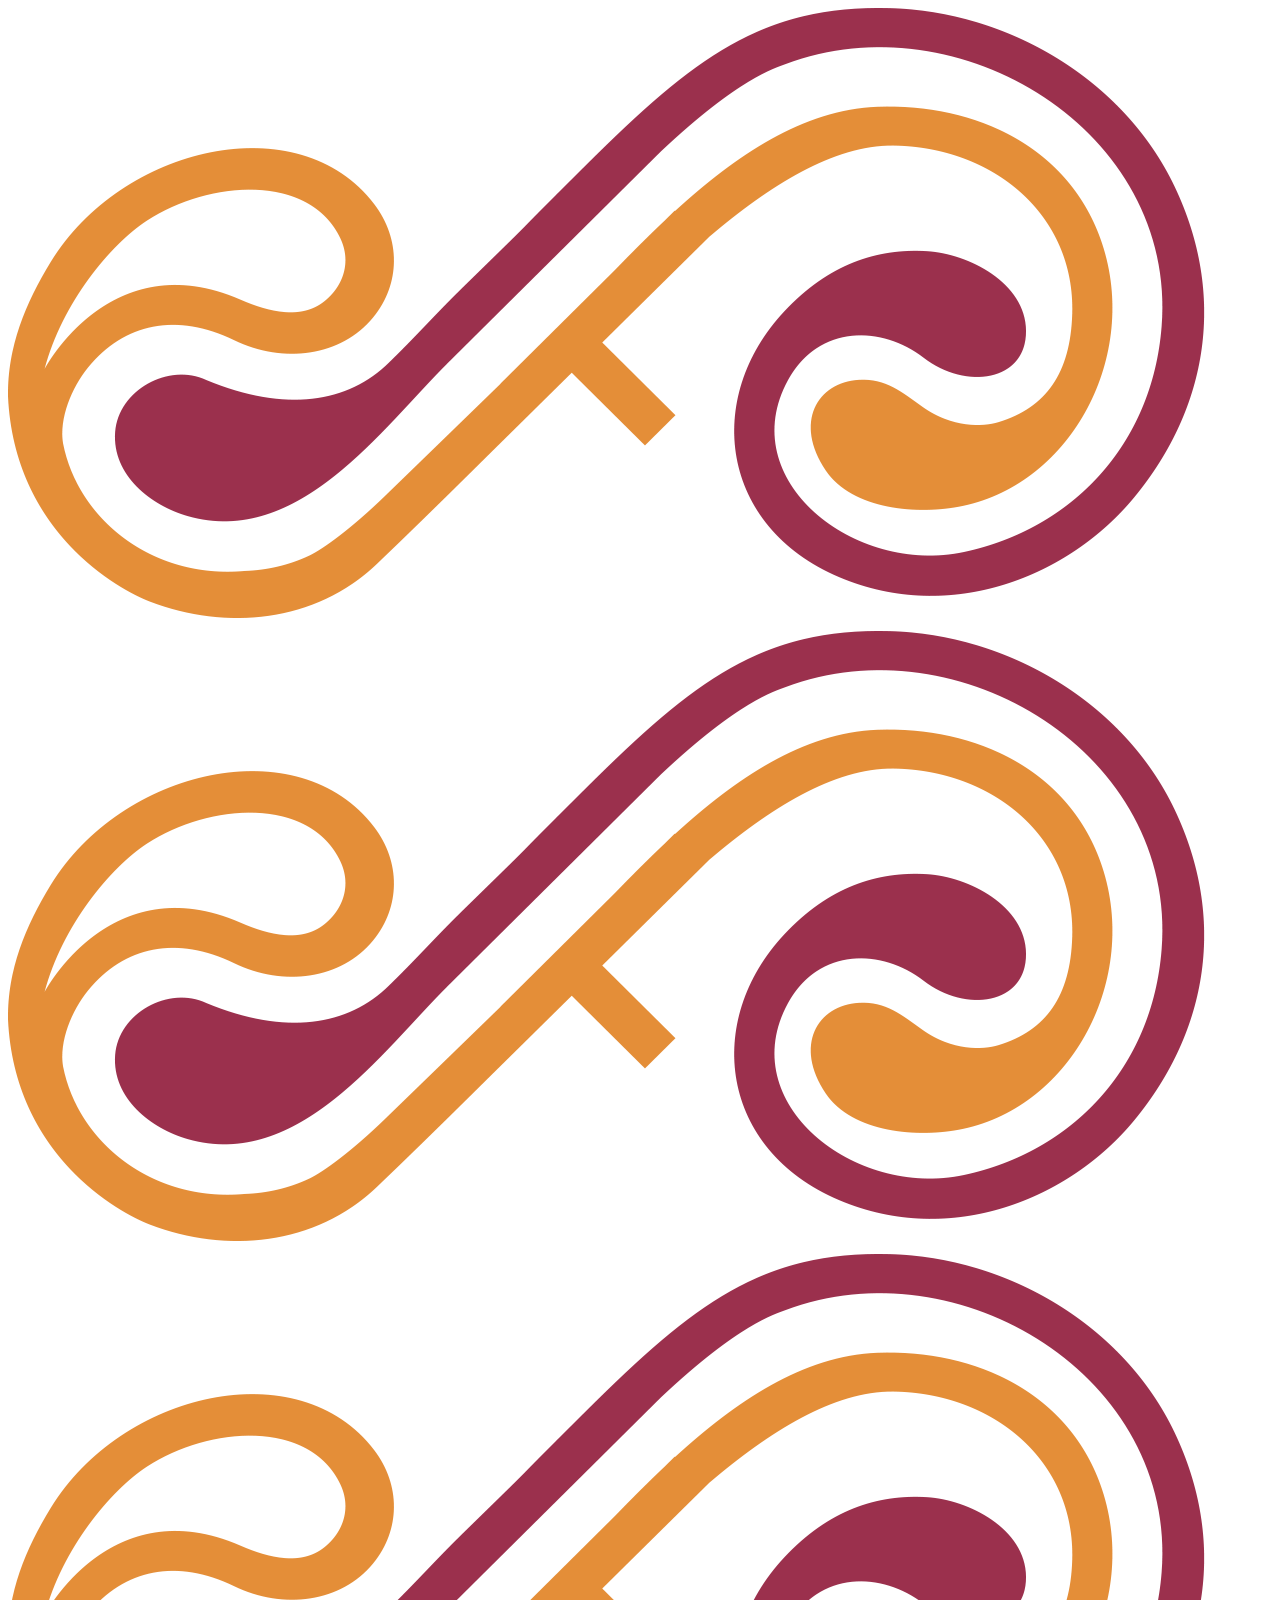
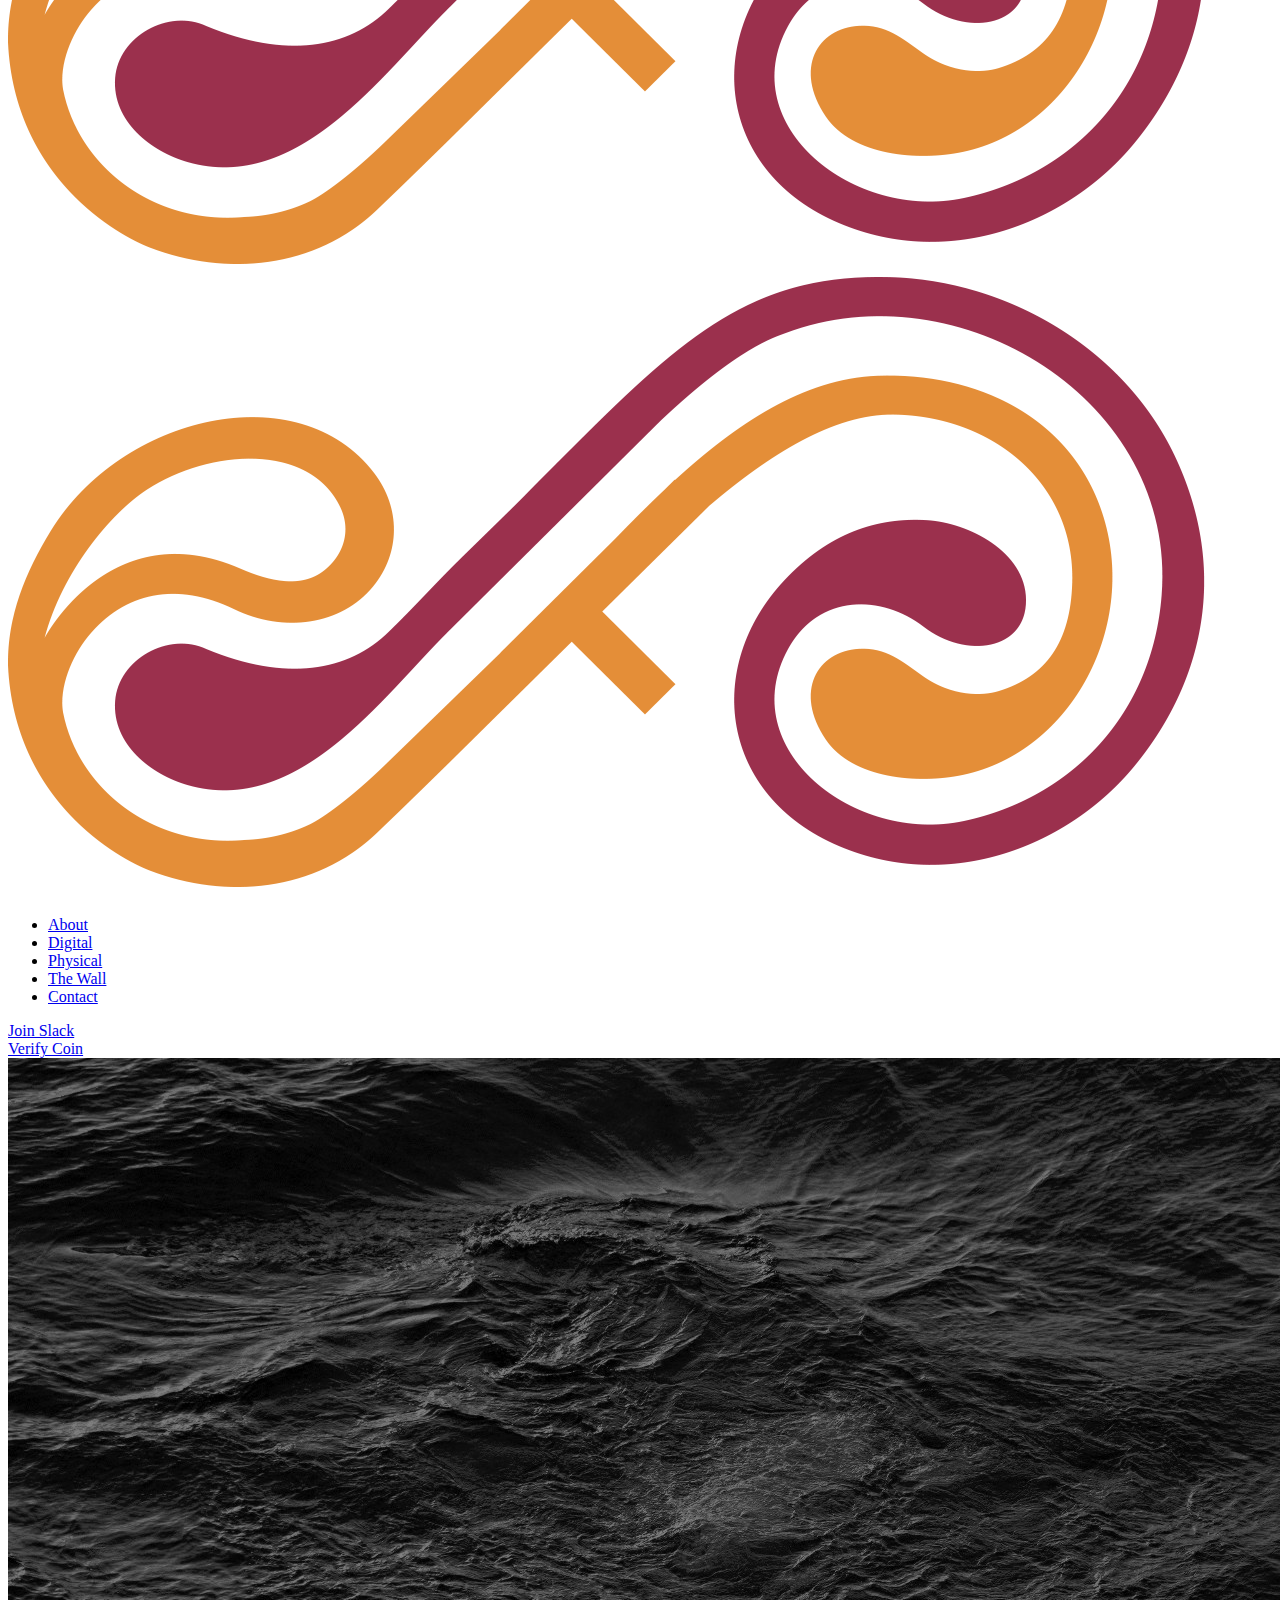
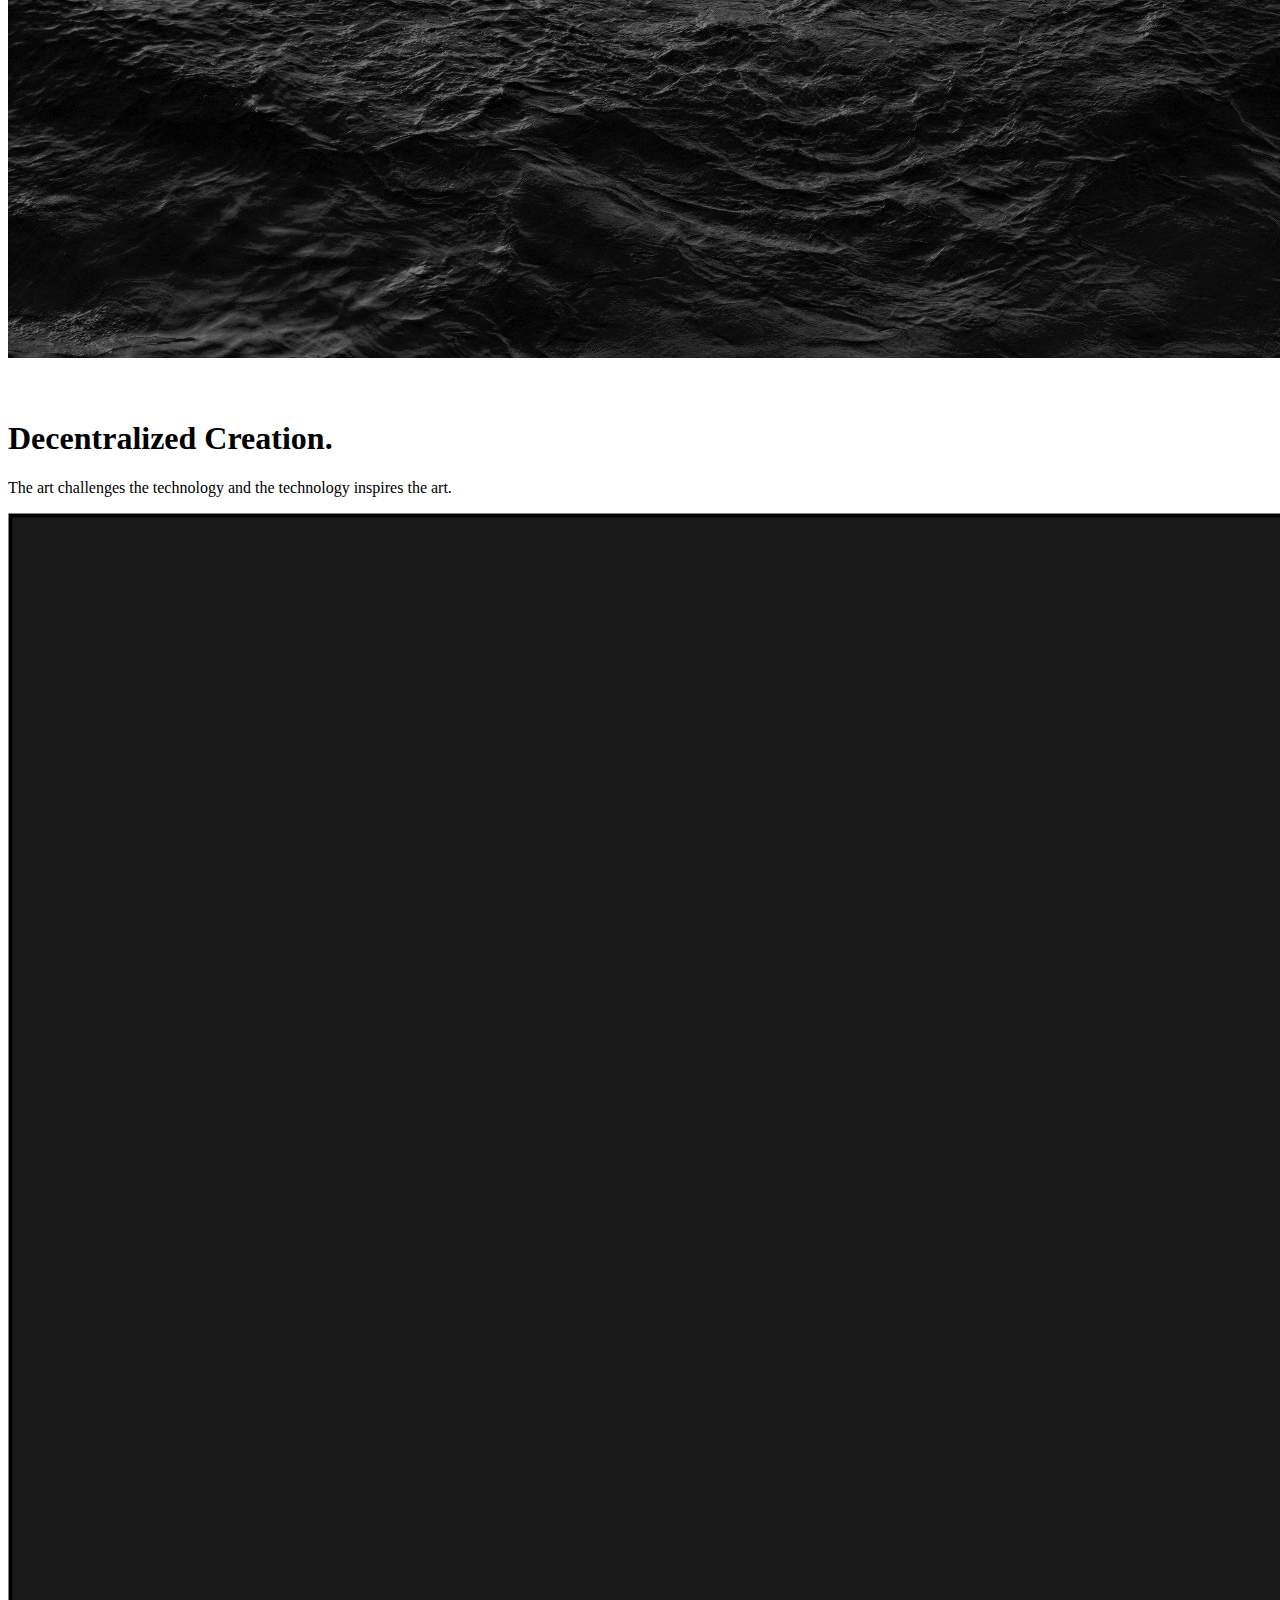
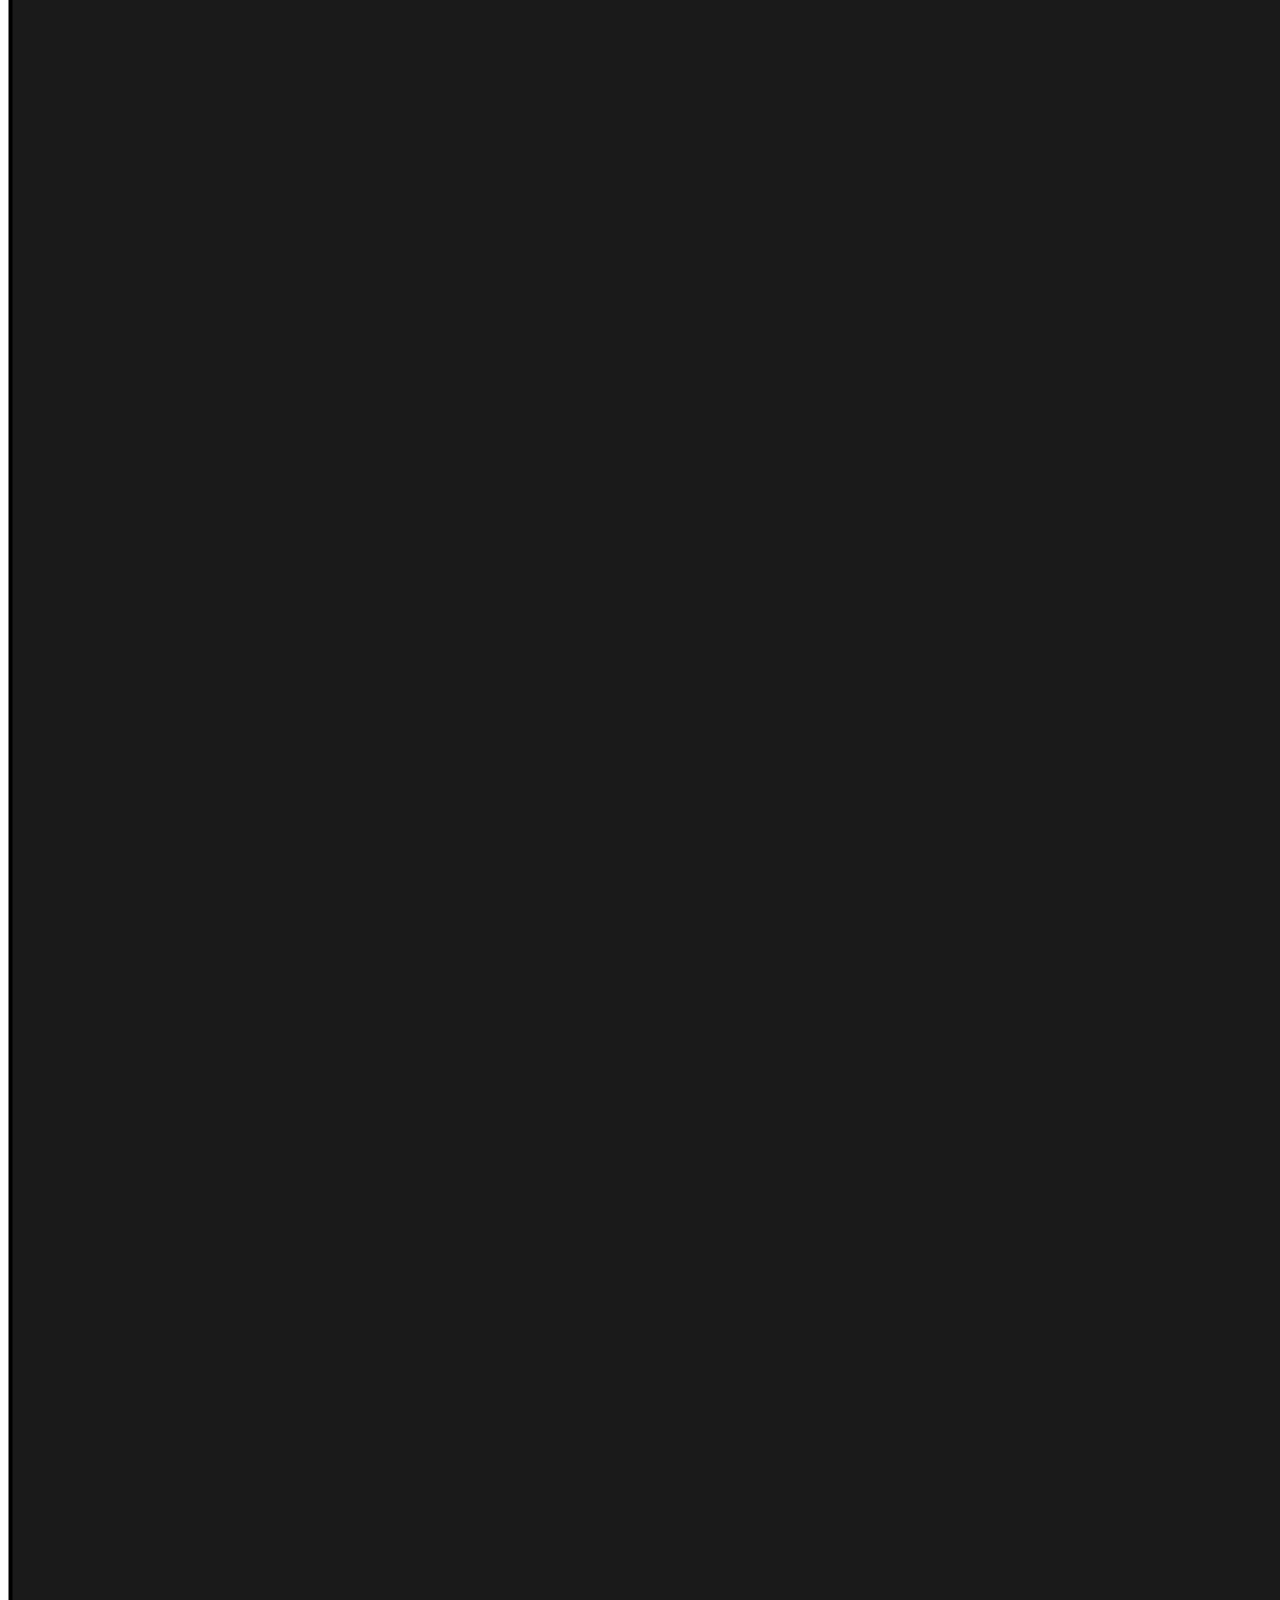
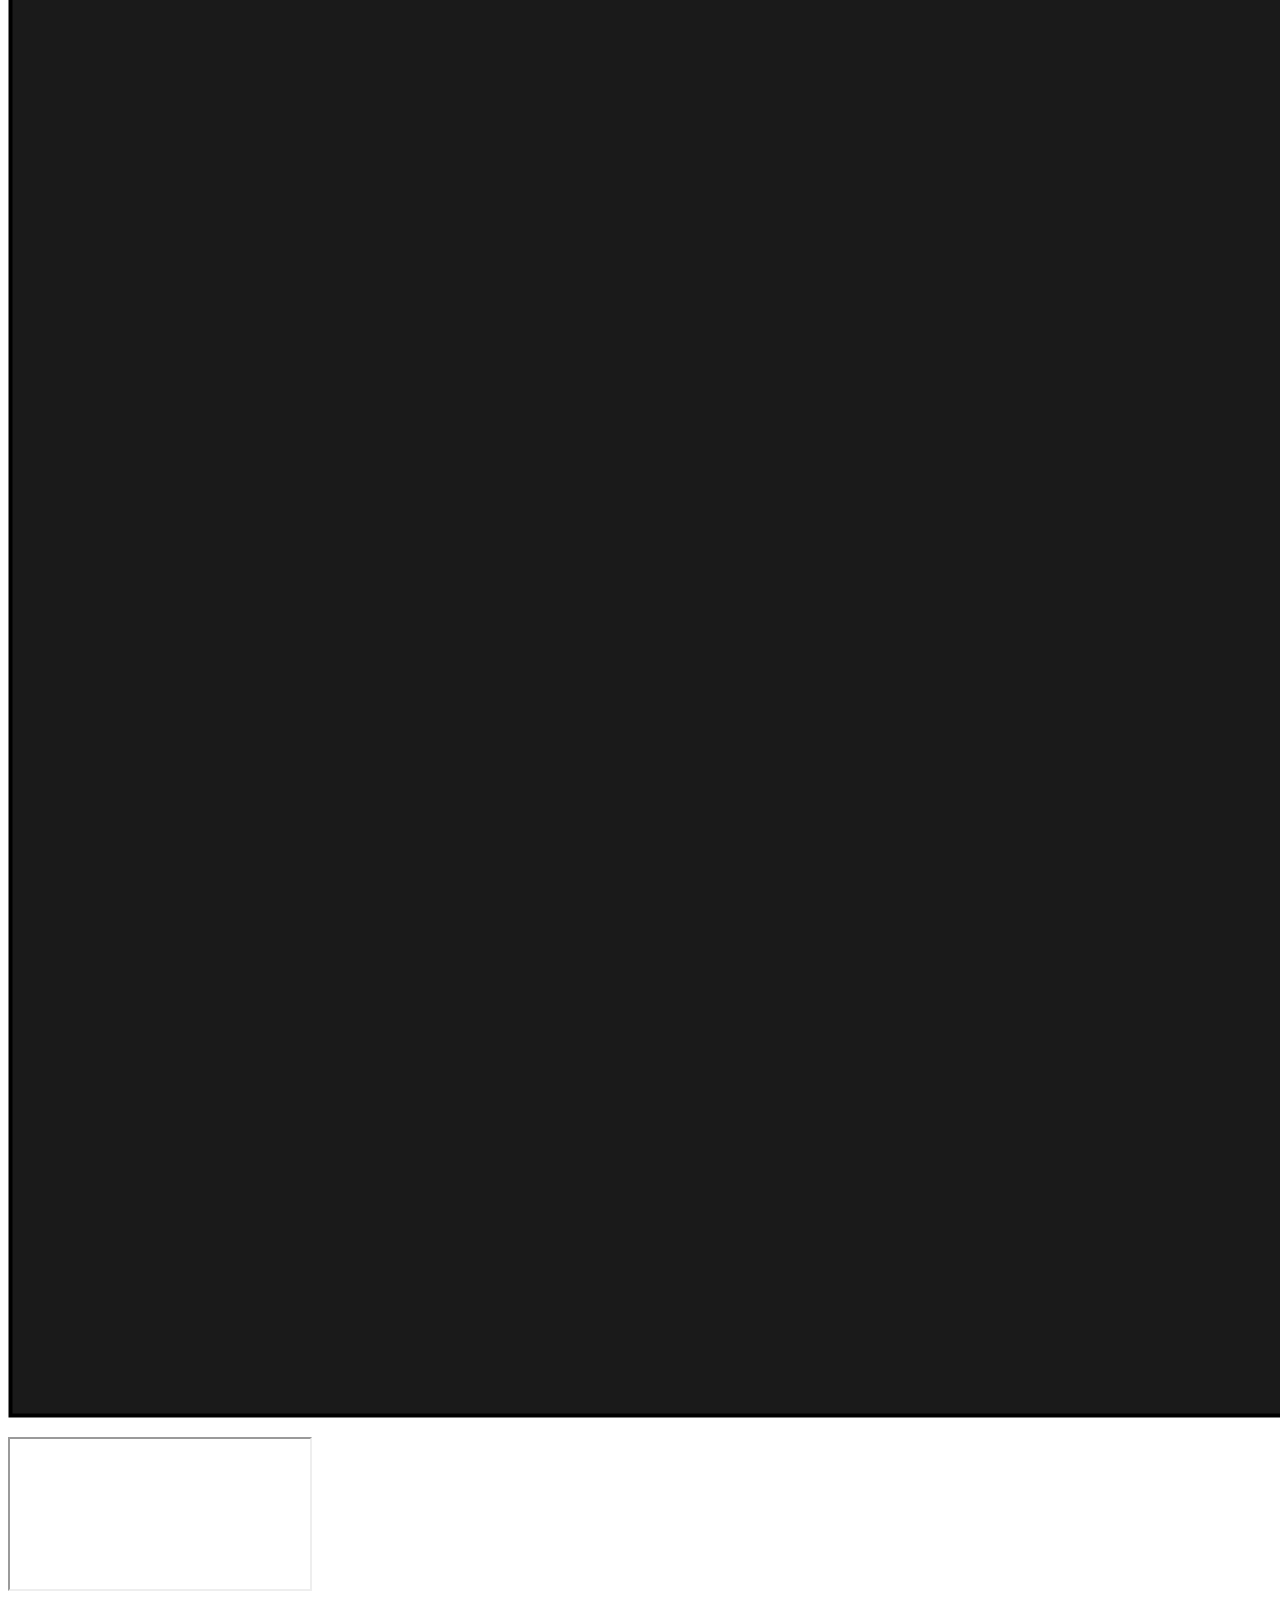
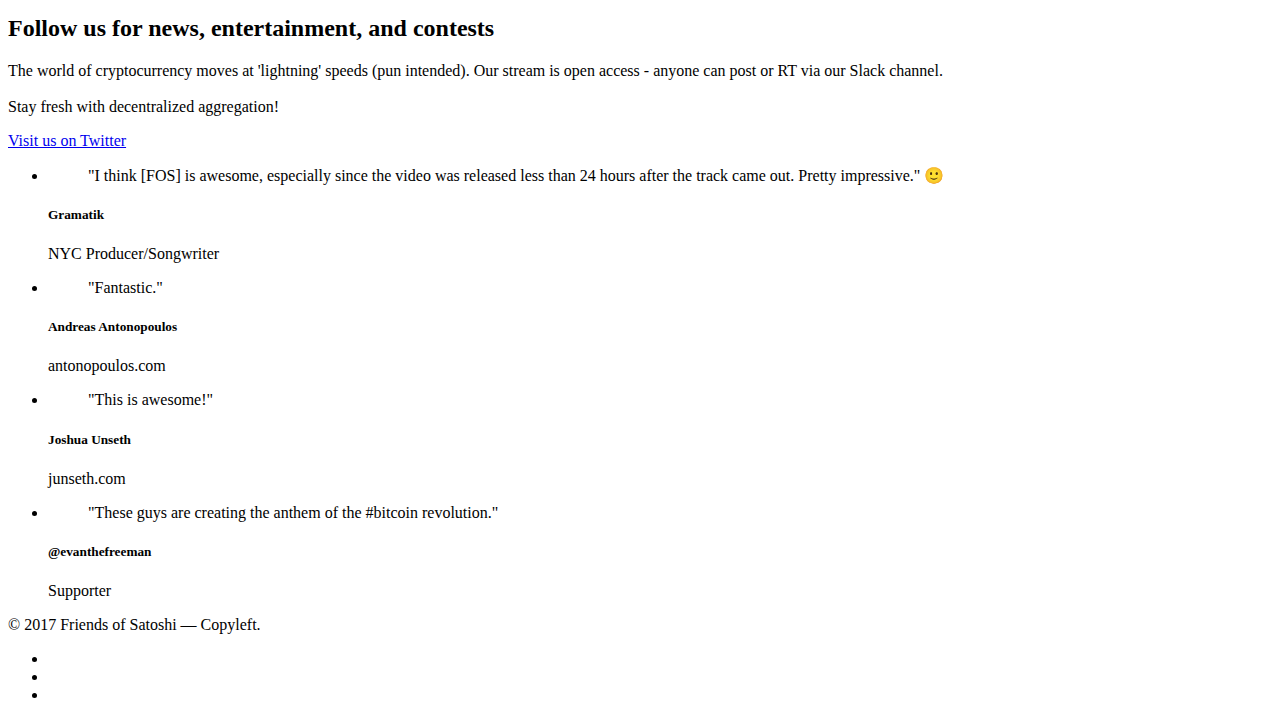
<file: index.html>
<!doctype html>
<html lang="en">
    <head>
        <meta charset="utf-8">
        <title>Friends of Satoshi | Home</title>
        <meta name="description" content="A Decentralized Collective for Creators. Open Access. Independent. " />
        <meta name="viewport" content="width=device-width, initial-scale=1.0">
        <link href="css/home.combined.css" rel="stylesheet" type="text/css" media="all" />
        <link href="https://fonts.googleapis.com/css?family=Open+Sans:200,300,400,400i,500,600,700" rel="stylesheet">

    </head>
    <body data-smooth-scroll-offset="77">
        <div class="nav-container">
            <div class="via-1500407324084" via="via-1500407324084" vio="Home Nav">
                <div class="bar bar--sm visible-xs">
                    <div class="container">
                        <div class="row">
                            <div class="col-xs-3 col-sm-2">
                                <a href="https://www.friendsofsatoshi.com"> <img class="logo logo-dark" alt="logo" src="img/fos-icon.png"> <img class="logo logo-light" alt="logo" src="img/fos-icon.png"> </a>
                            </div>
                            <div class="col-xs-9 col-sm-10 text-right">
                                <a href="#" class="hamburger-toggle" data-toggle-class="#menu2;hidden-xs hidden-sm"> <i class="icon icon--sm stack-interface stack-menu"></i> </a>
                            </div>
                        </div>
                    </div>
                </div>
                <nav id="menu2" class="bar bar-2 hidden-xs">
                    <div class="container">
                        <div class="row">
                            <div class="col-md-2 text-center text-left-sm hidden-xs col-md-push-5">
                                <div class="bar__module">
                                    <a href="forbidden/index.html" target="_self"> <img class="logo logo-dark" alt="logo" src="img/fos-icon.png"> <img class="logo logo-light" alt="logo" src="img/fos-icon.png"> </a>
                                </div>
                            </div>
                            <div class="col-md-5 col-md-pull-2">
                                <div class="bar__module">
                                    <ul class="menu-horizontal text-left">
                                        <li> <a href="about" target="_self">
                                        About</a> </li>
                                        <li> <a href="digital" target="_self">
                                        Digital</a> </li>
                                        <li> <a href="physical" target="_self">
                                        Physical</a> </li>
                                        <li> <a href="wall" target="_self">The Wall</a> </li>
                                        <li> <a href="contact" target="_self">
                                        Contact</a> </li>
                                    </ul>
                                </div>
                            </div>
                            <div class="col-md-5 text-right text-left-xs text-left-sm">
                                <div class="bar__module">
                                    <a class="btn btn--sm type--uppercase" href="slack" target="_self"> <span class="btn__text">
                                    Join Slack<br></span> </a>
                                    <a class="btn btn--sm type--uppercase" href="verify" target="_self"> <span class="btn__text">
                                    Verify Coin<br></span> </a>
                                </div>
                            </div>
                        </div>
                    </div>
                </nav>
            </div>
        </div>
        <div class="main-container">
            <section class="cover imagebg switchable height-50" data-overlay="8">
               	<div class="background-image-holder"><img alt="background" src="/img/sea-water.jpg"></div>
                <div class="container pos-vertical-center">
                    <div class="row">
                        <div class="col-md-5 col-sm-7">
                            <div class="switchable__text">
                                <h1><br>Decentralized Creation.</h1>
                                <p class="lead"> The art challenges the technology and the technology inspires the art.</p>
                            </div>
                        </div>
                        <div class="col-md-6 col-sm-4 col-xs-12">
                            <div class="video-cover border--round box-shadow-wide" >
                               <div class="background-image-holder">
						<img alt="image" src="img/latestvideo.png"></div>
                                <div class="video-play-icon"></div> <iframe data-src="https://www.youtube-nocookie.com/embed/videoseries?list=PLhGo_uYnBydLQ0PXZMLFL1r4x7RZ3D0sh&amp;showinfo=0;autoplay=1" allowfullscreen="allowfullscreen"></iframe> </div>
                        </div>
                    </div>
                </div>
            </section>
            <section class="switchable imagebg space--xxs" data-gradient-bg="#4876BD,#5448BD,#8F48BD,#BD48B1">
                <div class="container">
                    <div class="row">
                        <div class="col-sm-6 col-md-5">
                            <div class="switchable__text">
                                <h2>Follow us for news, entertainment, and contests</h2>
                                <p class="lead">The world of cryptocurrency moves at 'lightning' speeds (pun intended). Our stream is open access - anyone can post or RT via our Slack channel. <br><br>Stay fresh with decentralized aggregation!</p>
                                <a class="btn btn--icon bg--twitter" href="https://www.twitter.com/friendofsatoshi" target="_self"> <span class="btn__text">
                            <i class="socicon socicon-twitter"></i>
                            Visit us on Twitter
                        </span> </a>
                            </div>
                        </div>
                        <div class="col-sm-6">
                            <div class="tweets-feed tweets-feed-1 bg--secondary" data-feed-name="friendofsatoshi" data-amount="3"></div>
                        </div>
                    </div>
                </div>
            </section>
            <section class="text-center bg--dark">
                <div class="container">
                    <div class="row">
                        <div class="col-md-8 col-sm-10">
                            <div class="slider" data-children="3" data-timing="10000" data-paging="true">
                                <ul class="slides flickity-enabled" tabindex="0">
                                    <div class="flickity-viewport">
                                        <div class="flickity-slider">
                                            <li class="slide is-selected">
                                                <div class="testimonial">
                                                    <blockquote>"I think [FOS] is awesome, especially since the video was released less than 24 hours after the track came out. Pretty impressive." 🙂</blockquote>
                                                    <h5>Gramatik</h5> <span>NYC Producer/Songwriter</span> </div>
                                            </li>
                                            <li class="slide is-selected">
                                                <div class="testimonial">
                                                    <blockquote>"Fantastic."</blockquote>
                                                    <h5>Andreas Antonopoulos</h5> <span> antonopoulos.com</span> </div>
                                            </li>
                                            <li class="slide">
                                                <div class="testimonial">
                                                    <blockquote>"This is awesome!"</blockquote>
                                                    <h5>Joshua Unseth</h5> <span>junseth.com</span> </div>
                                            </li>
                                            <li class="slide">
                                                <div class="testimonial">
                                                    <blockquote>"These guys are creating the anthem of the #bitcoin revolution."</blockquote>
                                                    <h5>@<b>evanthefreeman</b></h5> <span>Supporter</span> </div>
                                            </li>
                                        </div>
                                    </div>
                                </ul>
                            </div>
                        </div>
                    </div>
                </div>
            </section>
            <footer class="footer-7 text-center-xs">
                <div class="container">
                    <div class="row">
                        <div class="col-sm-6"> <span class="type--fine-print">© <span class="update-year">2017</span> Friends of Satoshi — Copyleft.</span>
                        </div>
                        <div class="col-sm-6 text-right text-center-xs">
                            <ul class="social-list list-inline">
                                <li><a href="https://www.youtube.com/channel/UCD_a4hqRUzIvtUv30QXYX5Q" target="_self"><i class="socicon icon socicon-youtube icon--xs"></i></a></li>
                                <li><a href="https://www.twitter.com/friendofsatoshi" target="_self"><i class="socicon socicon-twitter icon icon--xs"></i></a></li>
                                <li><a href="https://www.reddit.com/u/friendsofsatoshi" target="_self"><i class="socicon icon socicon-reddit icon--xs"></i></a></li>
                            </ul>
                        </div>
                    </div>
                </div>
            </footer>
        </div>
        
        <script src="js/home.combined.js"></script>

    </body>

</html>
</file>
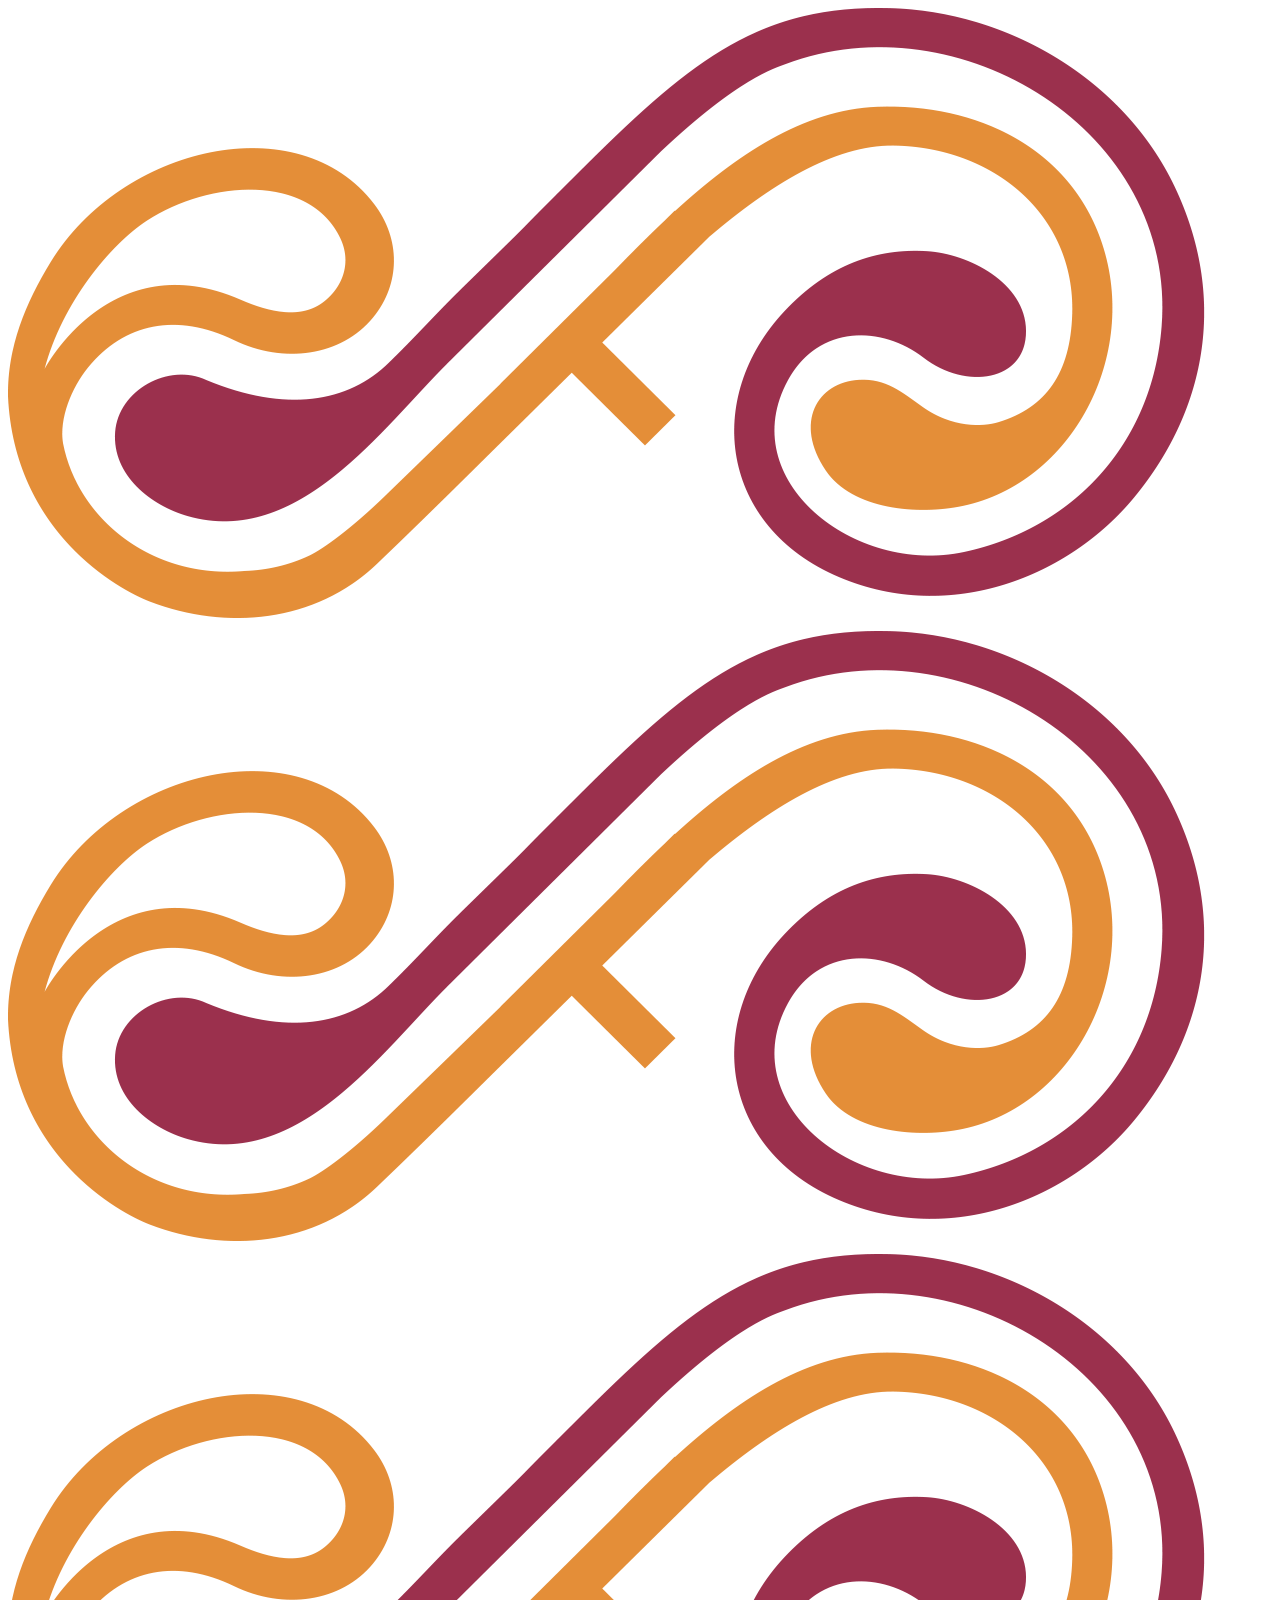
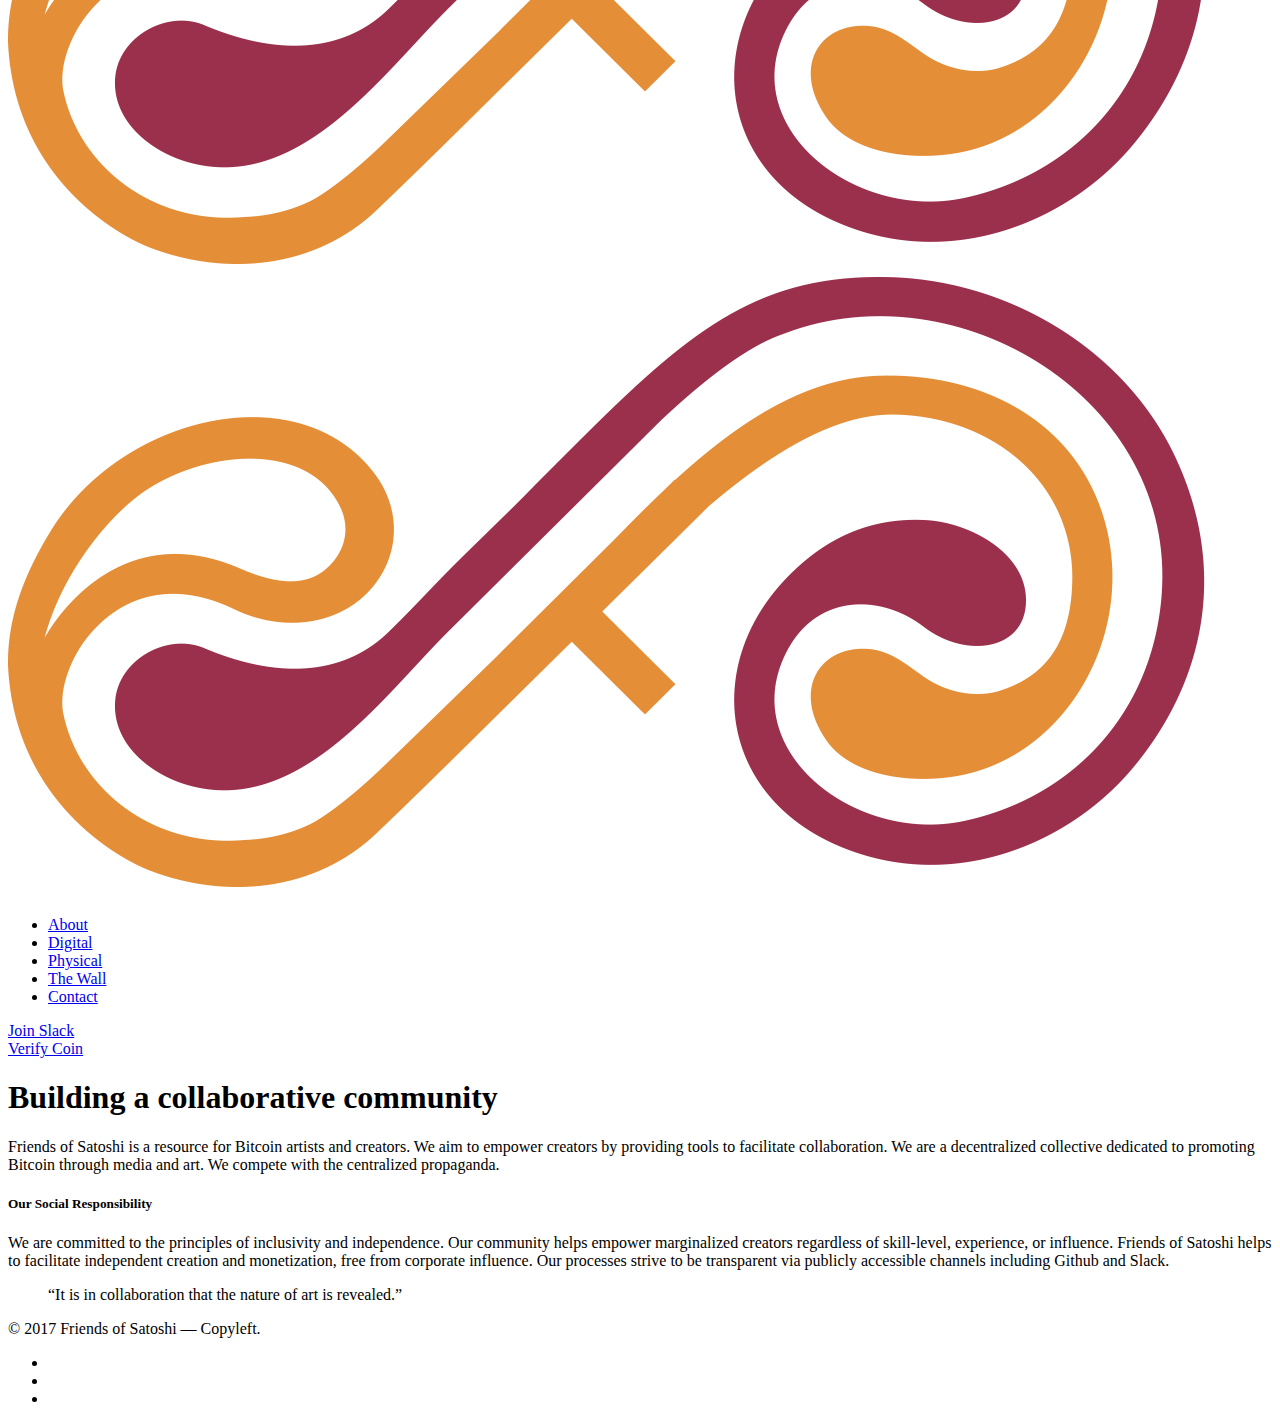
<file: about.html>
<!doctype html>
<html lang="en">
    <head>
        <meta charset="utf-8">
        <title>Friends of Satoshi | About</title>
        <meta name="description" content="Building a collaborative community." />
        <meta name="viewport" content="width=device-width, initial-scale=1.0">
        <link href="css/about.combined.css" rel="stylesheet" type="text/css" media="all" />
        <link href="https://fonts.googleapis.com/css?family=Open+Sans:200,300,400,400i,500,600,700" rel="stylesheet">

    </head>
    <body data-smooth-scroll-offset="77">
        <div class="nav-container">
            <div class="via-1500407324084" via="via-1500407324084" vio="Home Nav">
                <div class="bar bar--sm visible-xs">
                    <div class="container">
                        <div class="row">
                            <div class="col-xs-3 col-sm-2">
                                <a href="https://www.friendsofsatoshi.com"> <img class="logo logo-dark" alt="logo" src="img/fos-icon.png"> <img class="logo logo-light" alt="logo" src="img/fos-icon.png"> </a>
                            </div>
                            <div class="col-xs-9 col-sm-10 text-right">
                                <a href="#" class="hamburger-toggle" data-toggle-class="#menu2;hidden-xs hidden-sm"> <i class="icon icon--sm stack-interface stack-menu"></i> </a>
                            </div>
                        </div>
                    </div>
                </div>
                <nav id="menu2" class="bar bar-2 hidden-xs">
                    <div class="container">
                        <div class="row">
                            <div class="col-md-2 text-center text-left-sm hidden-xs col-md-push-5">
                                <div class="bar__module">
                                    <a href="https://www.friendsofsatoshi.com" target="_self"> <img class="logo logo-dark" alt="logo" src="img/fos-icon.png"> <img class="logo logo-light" alt="logo" src="img/fos-icon.png"> </a>
                                </div>
                            </div>
                            <div class="col-md-5 col-md-pull-2">
                                <div class="bar__module">
                                    <ul class="menu-horizontal text-left">
                                        <li> <a href="about" target="_self">
                                        About</a> </li>
                                        <li> <a href="digital" target="_self">
                                        Digital</a> </li>
                                        <li> <a href="physical" target="_self">
                                        Physical</a> </li>
                                        <li> <a href="wall" target="_self">The Wall</a> </li>
                                        <li> <a href="contact" target="_self">
                                        Contact</a> </li>
                                    </ul>
                                </div>
                            </div>
                            <div class="col-md-5 text-right text-left-xs text-left-sm">
                                <div class="bar__module">
                                    <a class="btn btn--sm type--uppercase" href="slack" target="_self"> <span class="btn__text">
                                    Join Slack<br></span> </a>
                                    <a class="btn btn--sm type--uppercase" href="verify" target="_self"> <span class="btn__text">
                                    Verify Coin<br></span> </a>
                                </div>
                            </div>
                        </div>
                    </div>
                </nav>
            </div>
        </div>
        <div class="main-container">
            <section class="bg--dark">
                <div class="container">
                    <div class="row">
                        <div class="col-sm-10 col-md-8 col-sm-offset-1 col-md-offset-2">
                            <article>
                                <div class="article__title text-center">
                                    <h1 class="h2">Building a collaborative community</h1>
                                </div>
                                <div class="article__body">
                                    <p> Friends of Satoshi is a resource for Bitcoin artists and creators. We aim to empower creators by providing tools to facilitate collaboration. We are a decentralized collective dedicated to promoting Bitcoin through media and art. We compete with the centralized propaganda.</p>
                                    <h5>Our Social Responsibility</h5>
                                    <p> We are committed to the principles of&nbsp;inclusivity and independence. Our community helps empower marginalized creators regardless of skill-level, experience, or influence. Friends of Satoshi helps to facilitate independent creation and monetization, free from corporate influence. Our processes strive to be transparent via publicly accessible channels including Github and Slack.</p>
                                    <blockquote> “It is in collaboration that the nature of art is revealed.” </blockquote>
                                </div>
                            </article>
                        </div>
                    </div>
                </div>
            </section>
            <footer class="footer-7 text-center-xs">
                <div class="container">
                    <div class="row">
                        <div class="col-sm-6"> <span class="type--fine-print">© <span class="update-year">2017</span> Friends of Satoshi — Copyleft.</span>
                        </div>
                        <div class="col-sm-6 text-right text-center-xs">
                            <ul class="social-list list-inline">
                                <li><a href="https://www.youtube.com/channel/UCD_a4hqRUzIvtUv30QXYX5Q" target="_self"><i class="socicon icon socicon-youtube icon--xs"></i></a></li>
                                <li><a href="https://www.twitter.com/friendofsatoshi" target="_self"><i class="socicon socicon-twitter icon icon--xs"></i></a></li>
                                <li><a href="https://www.reddit.com/u/friendsofsatoshi" target="_self"><i class="socicon icon socicon-reddit icon--xs"></i></a></li>
                            </ul>
                        </div>
                    </div>
                </div>
            </footer>
        </div>
       
        <script src="js/about.combined.js"></script>
        <script>
            (function(i,s,o,g,r,a,m){i['GoogleAnalyticsObject']=r;i[r]=i[r]||function(){ (i[r].q=i[r].q||[]).push(arguments)},i[r].l=1*new Date();a=s.createElement(o), m=s.getElementsByTagName(o)[0];a.async=1;a.src=g;m.parentNode.insertBefore(a,m) })(window,document,'script','https://www.google-analytics.com/analytics.js','ga'); ga('create', 'UA-85347747-1', 'auto'); ga('send', 'pageview');
        </script>

    </body>

</html>
</file>
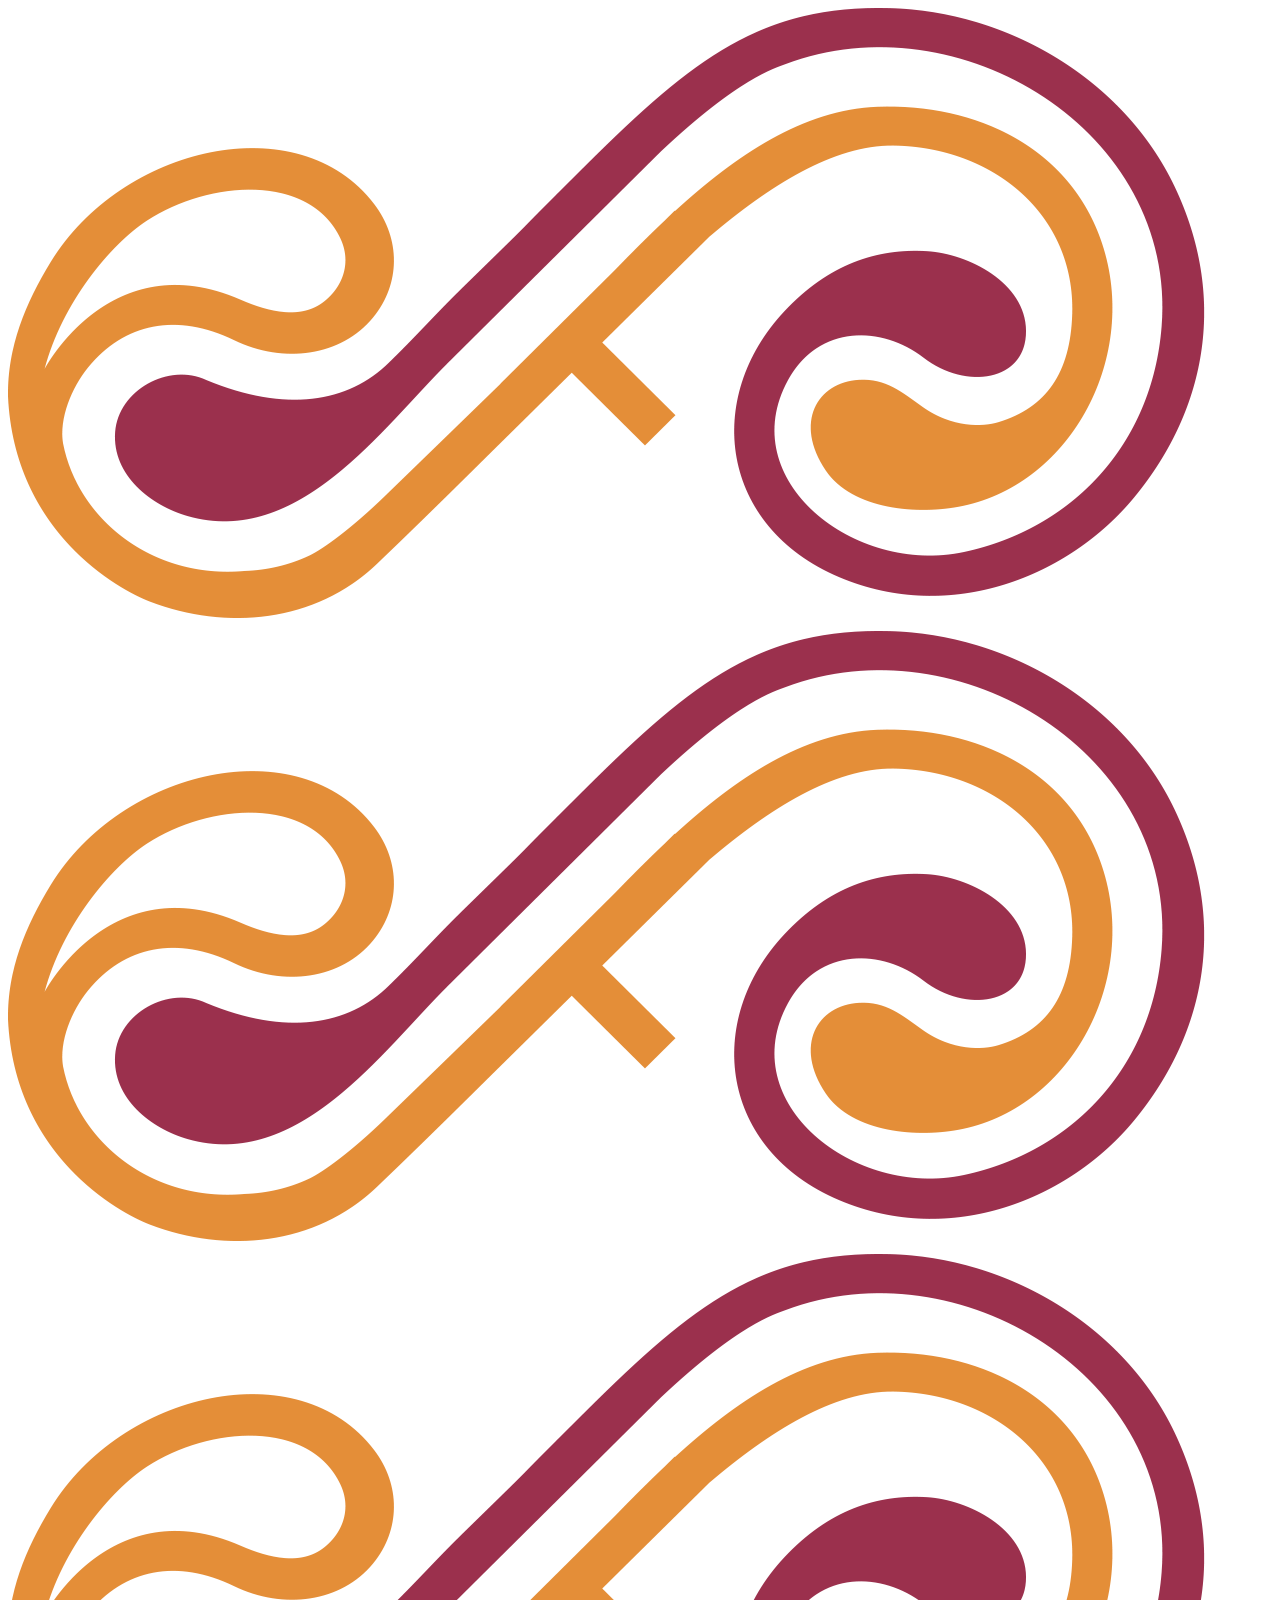
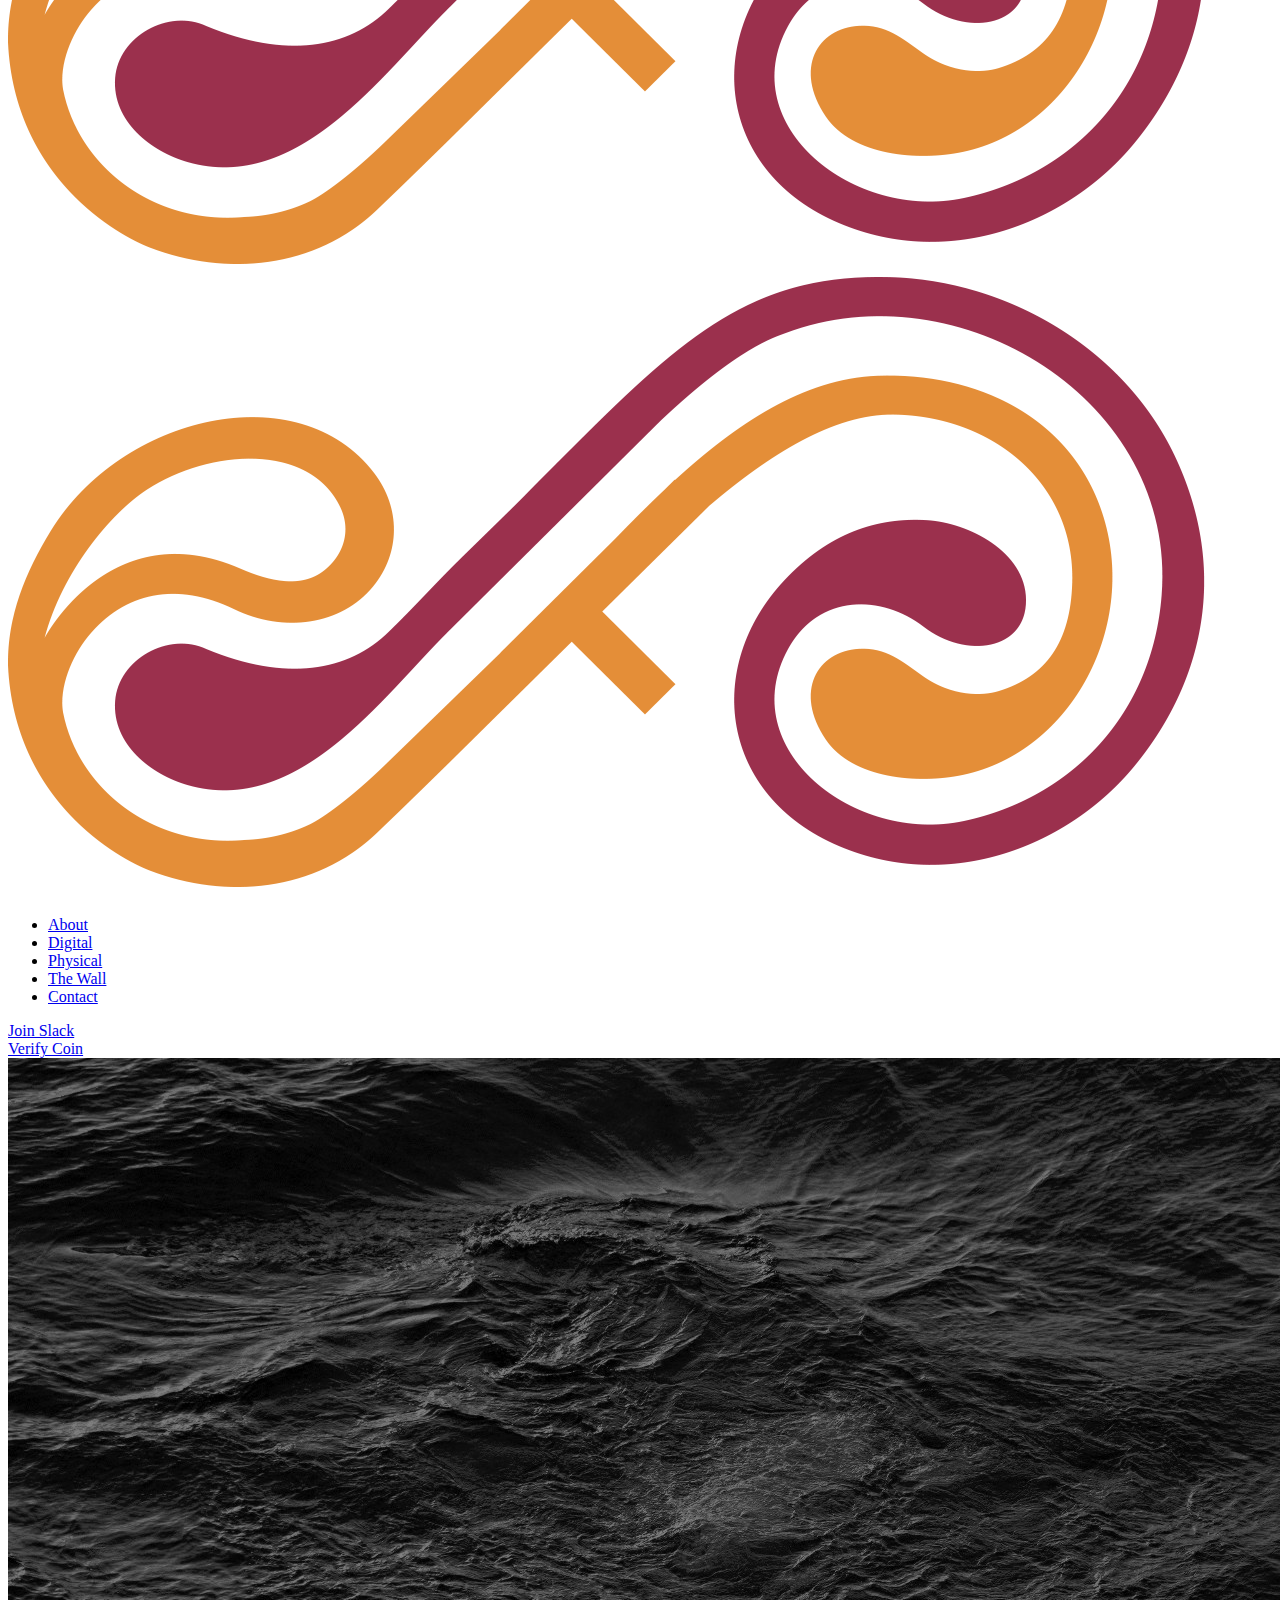
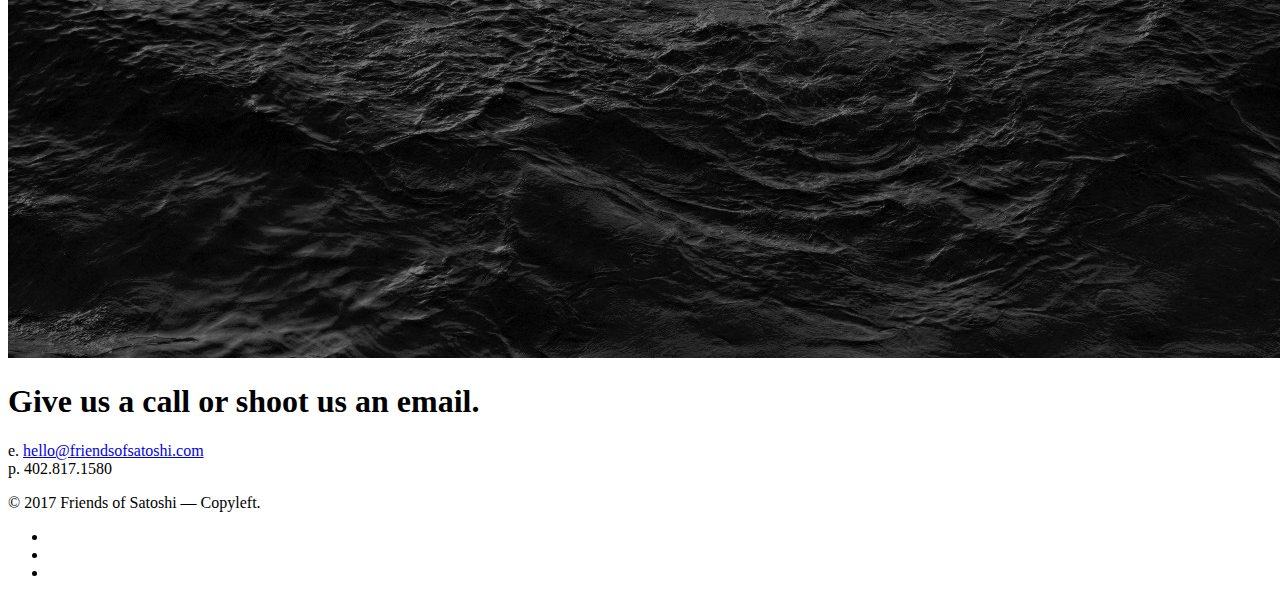
<file: contact.html>
<!doctype html>
<html lang="en">
    <head>
        <meta charset="utf-8">
        <title>Friends of Satoshi | Contact</title>
        <meta name="description" content="Contact the Friends of Satoshi team." />
        <meta name="viewport" content="width=device-width, initial-scale=1.0">
        <link href="css/contact.combined.css" rel="stylesheet" type="text/css" media="all" />
        <link href="https://fonts.googleapis.com/css?family=Open+Sans:200,300,400,400i,500,600,700" rel="stylesheet">

    </head>
    <body data-smooth-scroll-offset="77">
        <div class="nav-container">
            <div class="via-1500407324084" via="via-1500407324084" vio="Home Nav">
                <div class="bar bar--sm visible-xs">
                    <div class="container">
                        <div class="row">
                            <div class="col-xs-3 col-sm-2">
                                <a href="https://www.friendsofsatoshi.com"> <img class="logo logo-dark" alt="logo" src="img/fos-icon.png"> <img class="logo logo-light" alt="logo" src="img/fos-icon.png"> </a>
                            </div>
                            <div class="col-xs-9 col-sm-10 text-right">
                                <a href="#" class="hamburger-toggle" data-toggle-class="#menu2;hidden-xs hidden-sm"> <i class="icon icon--sm stack-interface stack-menu"></i> </a>
                            </div>
                        </div>
                    </div>
                </div>
                <nav id="menu2" class="bar bar-2 hidden-xs">
                    <div class="container">
                        <div class="row">
                            <div class="col-md-2 text-center text-left-sm hidden-xs col-md-push-5">
                                <div class="bar__module">
                                    <a href="https://www.friendsofsatoshi.com" target="_self"> <img class="logo logo-dark" alt="logo" src="img/fos-icon.png"> <img class="logo logo-light" alt="logo" src="img/fos-icon.png"> </a>
                                </div>
                            </div>
                            <div class="col-md-5 col-md-pull-2">
                                <div class="bar__module">
                                    <ul class="menu-horizontal text-left">
                                        <li> <a href="about" target="_self">
                                        About</a> </li>
                                        <li> <a href="digital" target="_self">
                                        Digital</a> </li>
                                        <li> <a href="physical" target="_self">
                                        Physical</a> </li>
                                        <li> <a href="wall" target="_self">The Wall</a> </li>
                                        <li> <a href="contact" target="_self">
                                        Contact</a> </li>
                                    </ul>
                                </div>
                            </div>
                            <div class="col-md-5 text-right text-left-xs text-left-sm">
                                <div class="bar__module">
                                    <a class="btn btn--sm type--uppercase" href="slack" target="_self"> <span class="btn__text">
                                    Join Slack<br></span> </a>
                                    <a class="btn btn--sm type--uppercase" href="verify" target="_self"> <span class="btn__text">
                                    Verify Coin<br></span> </a>
                                </div>
                            </div>
                        </div>
                    </div>
                </nav>
            </div>
        </div>
        <div class="main-container">
            <section class="cover imagebg text-center parallax height-70" data-overlay="3">
                <div class="background-image-holder"><img alt="background" src="img/sea-water.jpg"></div>
                <div class="container pos-vertical-center">
                    <div class="row">
                        <div class="col-sm-9 col-md-8">
                            <h1>Give us a call or shoot us an email.</h1>
                            <p class="lead">e. <a href="malito:hello@friendsofsatoshi.com">hello@friendsofsatoshi.com</a><br><span>p</span>. 402.817.1580</p>
                        </div>
                    </div>
                </div>
            </section>
            <footer class="footer-7 text-center-xs">
                <div class="container">
                    <div class="row">
                        <div class="col-sm-6"> <span class="type--fine-print">© <span class="update-year">2017</span> Friends of Satoshi — Copyleft.</span>
                        </div>
                        <div class="col-sm-6 text-right text-center-xs">
                            <ul class="social-list list-inline">
                                <li><a href="https://www.youtube.com/channel/UCD_a4hqRUzIvtUv30QXYX5Q" target="_self"><i class="socicon icon socicon-youtube icon--xs"></i></a></li>
                                <li><a href="https://www.twitter.com/friendofsatoshi" target="_self"><i class="socicon socicon-twitter icon icon--xs"></i></a></li>
                                <li><a href="https://www.reddit.com/u/friendsofsatoshi" target="_self"><i class="socicon icon socicon-reddit icon--xs"></i></a></li>
                            </ul>
                        </div>
                    </div>
                </div>
            </footer>
        </div>
        <script src="js/contact.combined.js"></script>
        <script>
            (function(i,s,o,g,r,a,m){i['GoogleAnalyticsObject']=r;i[r]=i[r]||function(){ (i[r].q=i[r].q||[]).push(arguments)},i[r].l=1*new Date();a=s.createElement(o), m=s.getElementsByTagName(o)[0];a.async=1;a.src=g;m.parentNode.insertBefore(a,m) })(window,document,'script','https://www.google-analytics.com/analytics.js','ga'); ga('create', 'UA-85347747-1', 'auto'); ga('send', 'pageview');
        </script>

    </body>

</html>
</file>
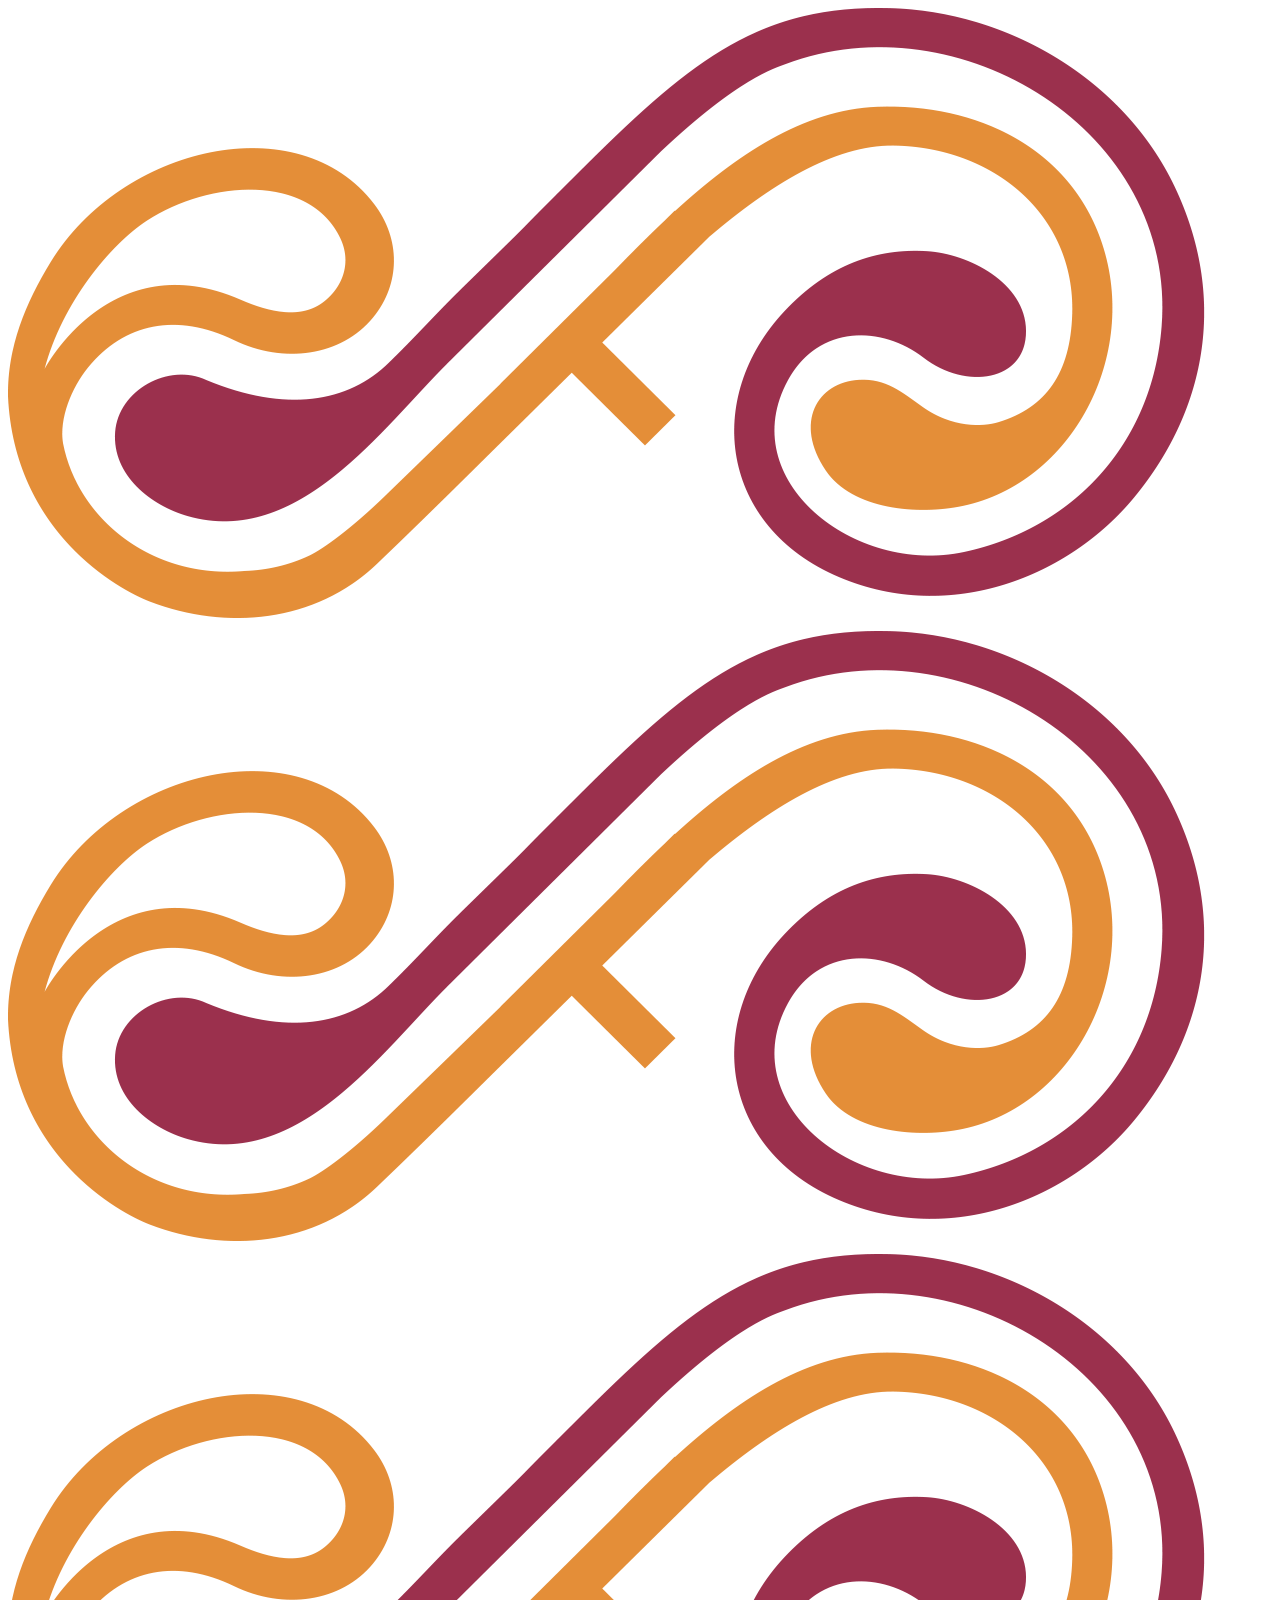
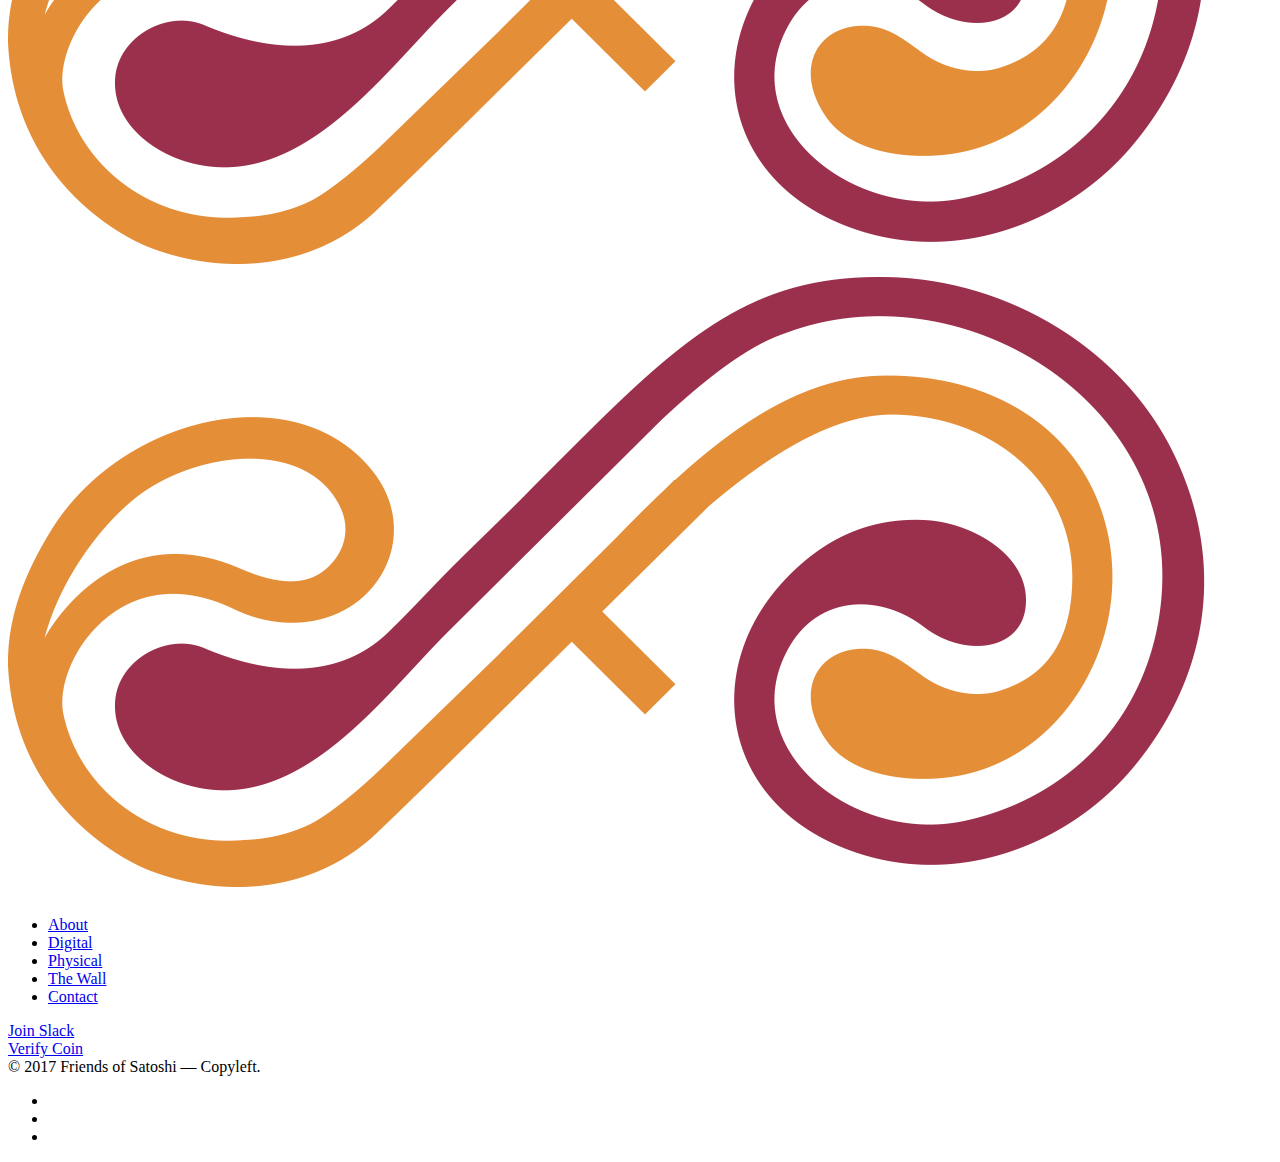
<file: digital.html>
<!doctype html>
<html lang="en">
    <head>
        <meta charset="utf-8">
        <title>Friends of Satoshi | Digital</title>
        <meta name="description" content="View the latest Friends of Satoshi Digital projects." />
        <meta name="viewport" content="width=device-width, initial-scale=1.0">
        <link href="css/digital.combined.css" rel="stylesheet" type="text/css" media="all" />
        <link href="https://fonts.googleapis.com/css?family=Open+Sans:200,300,400,400i,500,600,700" rel="stylesheet">
  	

    </head>
    <body data-smooth-scroll-offset="77">
        <div class="nav-container">
            <div class="via-1500407324084" via="via-1500407324084" vio="Home Nav">
                <div class="bar bar--sm visible-xs">
                    <div class="container">
                        <div class="row">
                            <div class="col-xs-3 col-sm-2">
                                <a href="https://www.friendsofsatoshi.com"> <img class="logo logo-dark" alt="logo" src="img/fos-icon.png"> <img class="logo logo-light" alt="logo" src="img/fos-icon.png"> </a>
                            </div>
                            <div class="col-xs-9 col-sm-10 text-right">
                                <a href="#" class="hamburger-toggle" data-toggle-class="#menu2;hidden-xs hidden-sm"> <i class="icon icon--sm stack-interface stack-menu"></i> </a>
                            </div>
                        </div>
                    </div>
                </div>
                <nav id="menu2" class="bar bar-2 hidden-xs">
                    <div class="container">
                        <div class="row">
                            <div class="col-md-2 text-center text-left-sm hidden-xs col-md-push-5">
                                <div class="bar__module">
                                    <a href="https://www.friendsofsatoshi.com" target="_self"> <img class="logo logo-dark" alt="logo" src="img/fos-icon.png"> <img class="logo logo-light" alt="logo" src="img/fos-icon.png"> </a>
                                </div>
                            </div>
                            <div class="col-md-5 col-md-pull-2">
                                <div class="bar__module">
                                    <ul class="menu-horizontal text-left">
                                        <li> <a href="about" target="_self">
                                        About</a> </li>
                                        <li> <a href="digital" target="_self">
                                        Digital</a> </li>
                                        <li> <a href="physical" target="_self">
                                        Physical</a> </li>
                                        <li> <a href="wall" target="_self">The Wall</a> </li>
                                        <li> <a href="contact" target="_self">
                                        Contact</a> </li>
                                    </ul>
                                </div>
                            </div>
                            <div class="col-md-5 text-right text-left-xs text-left-sm">
                                <div class="bar__module">
                                    <a class="btn btn--sm type--uppercase" href="slack" target="_self"> <span class="btn__text">
                                    Join Slack<br></span> </a>
                                    <a class="btn btn--sm type--uppercase" href="verify" target="_self"> <span class="btn__text">
                                    Verify Coin<br></span> </a>
                                </div>
                            </div>
                        </div>
                    </div>
                </nav>
            </div>
        </div>
        <div class="main-container">
            <section class="bg--dark">
                <div class="container">
                    <div class="row">
                        <div class="col-sm-10 col-md-8 col-sm-offset-1 col-md-offset-2">
                          
                              <div data-yt 
                              	
                              
					data-yt-channel="https://www.youtube.com/channel/UCD_a4hqRUzIvtUv30QXYX5Q"
					data-yt-key="AIzaSyBQIz5T6AGT_7n8yOy1Mq8pO3wrf6sBJl0"	
					data-yt-content-rows="3"
					data-yt-content-free-mode="true"	

					data-yt-content-auto="0"
					data-yt-color-scheme="default"
					data-yt-video-info="playicon,duration,title"
					data-yt-header-layout="classic"
					data-yt-header-info="banner,videosCounter,subscribersCounter,viewsCounter"
					data-yt-color-header-bg="000000"
					data-yt-content-scroll-control="true"
					data-yt-color-content-arrows-hover="#FF9900"
					data-yt-color-video-title="#000000"
					data-yt-color-video-title-hover="#FF9900"
					data-yt-video-play-mode="youtube"
					
					></div>
                               
                          
                        </div>
                    </div>
                </div>
            </section>
            <footer class="footer-7 text-center-xs">
                <div class="container">
                    <div class="row">
                        <div class="col-sm-6"> <span class="type--fine-print">© <span class="update-year">2017</span> Friends of Satoshi — Copyleft.</span>
                        </div>
                        <div class="col-sm-6 text-right text-center-xs">
                            <ul class="social-list list-inline">
                                <li><a href="https://www.youtube.com/channel/UCD_a4hqRUzIvtUv30QXYX5Q" target="_self"><i class="socicon icon socicon-youtube icon--xs"></i></a></li>
                                <li><a href="https://www.twitter.com/friendofsatoshi" target="_self"><i class="socicon socicon-twitter icon icon--xs"></i></a></li>
                                <li><a href="https://www.reddit.com/u/friendsofsatoshi" target="_self"><i class="socicon icon socicon-reddit icon--xs"></i></a></li>
                            </ul>
                        </div>
                    </div>
                </div>
            </footer>
        </div>
        <script src="js/digital.combined.js"></script>
        <script src="vendors/jquery.min.js"></script>
        <script src="yottie/jquery.yottie.bundled.js"></script>
        <script src="https://www.youtube.com/iframe_api"></script>

        <script>
            (function(i,s,o,g,r,a,m){i['GoogleAnalyticsObject']=r;i[r]=i[r]||function(){ (i[r].q=i[r].q||[]).push(arguments)},i[r].l=1*new Date();a=s.createElement(o), m=s.getElementsByTagName(o)[0];a.async=1;a.src=g;m.parentNode.insertBefore(a,m) })(window,document,'script','https://www.google-analytics.com/analytics.js','ga'); ga('create', 'UA-85347747-1', 'auto'); ga('send', 'pageview');
        </script>

    </body>

</html>
</file>
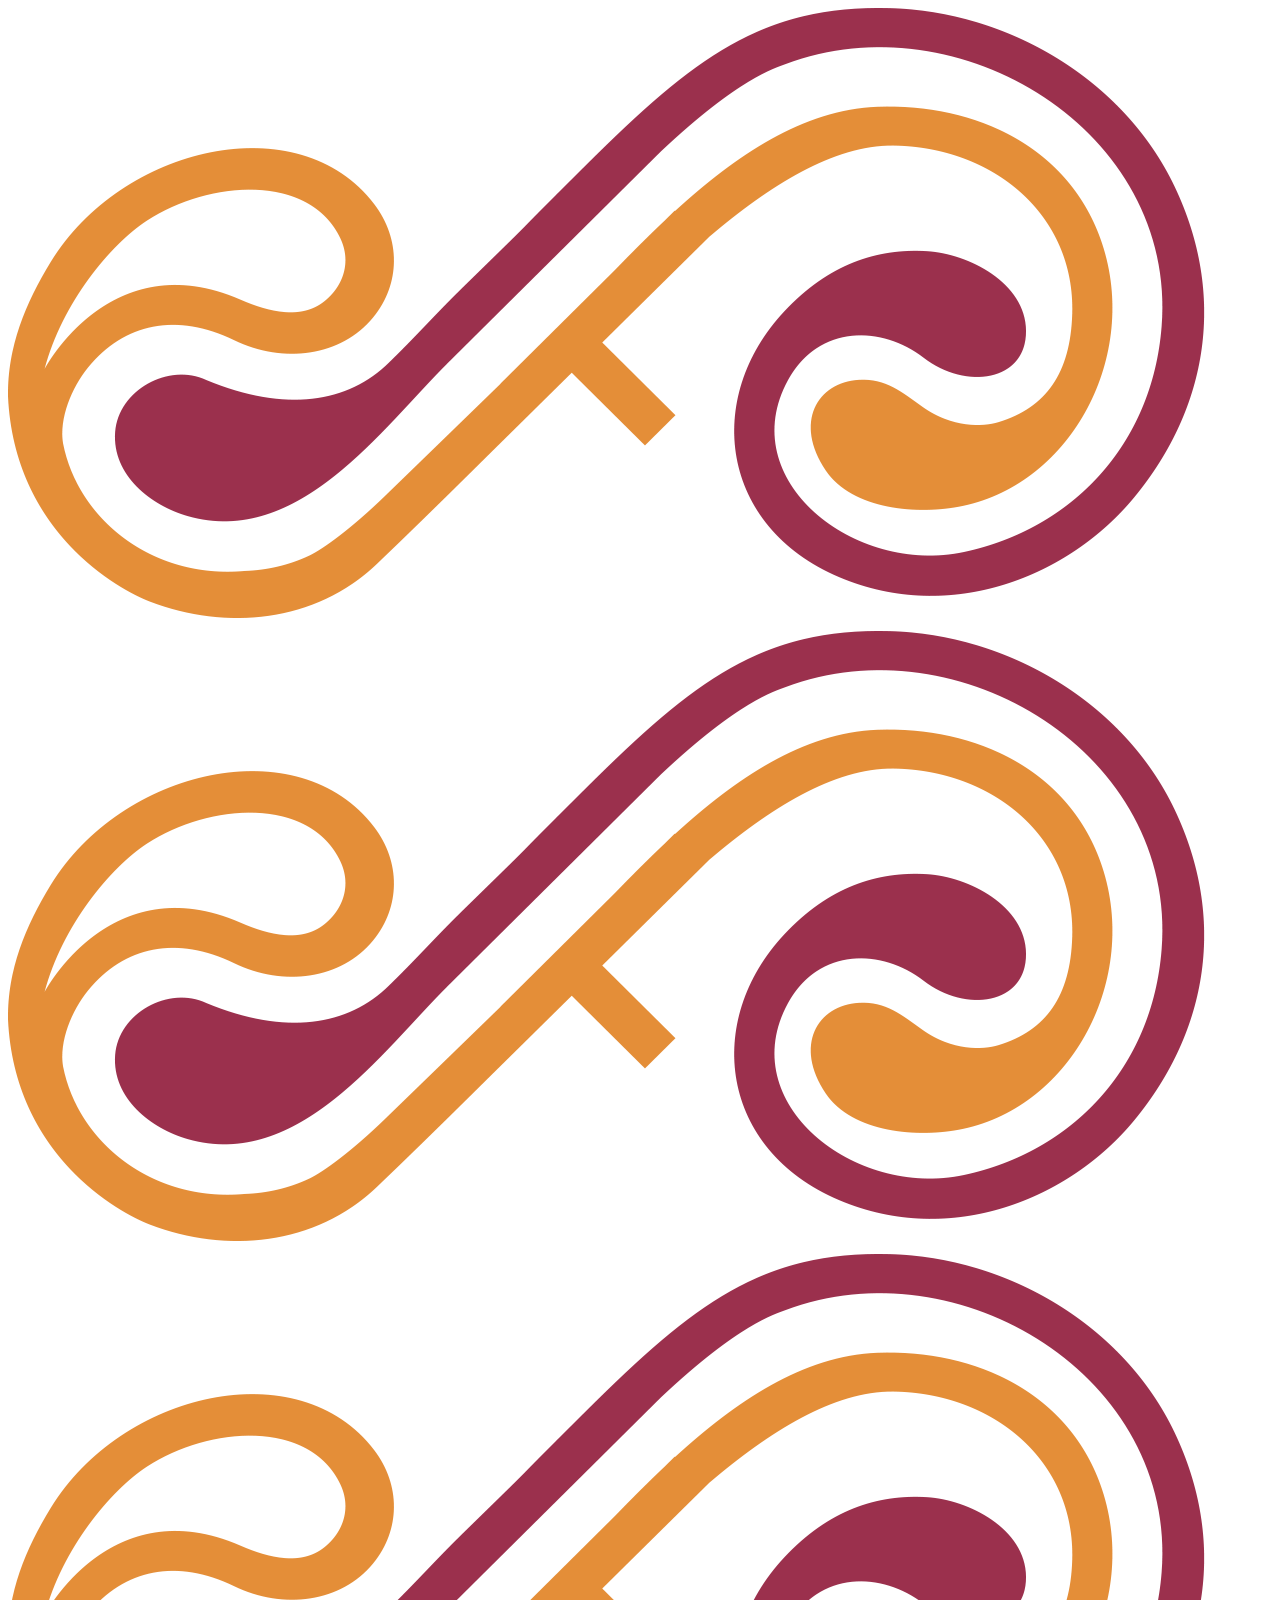
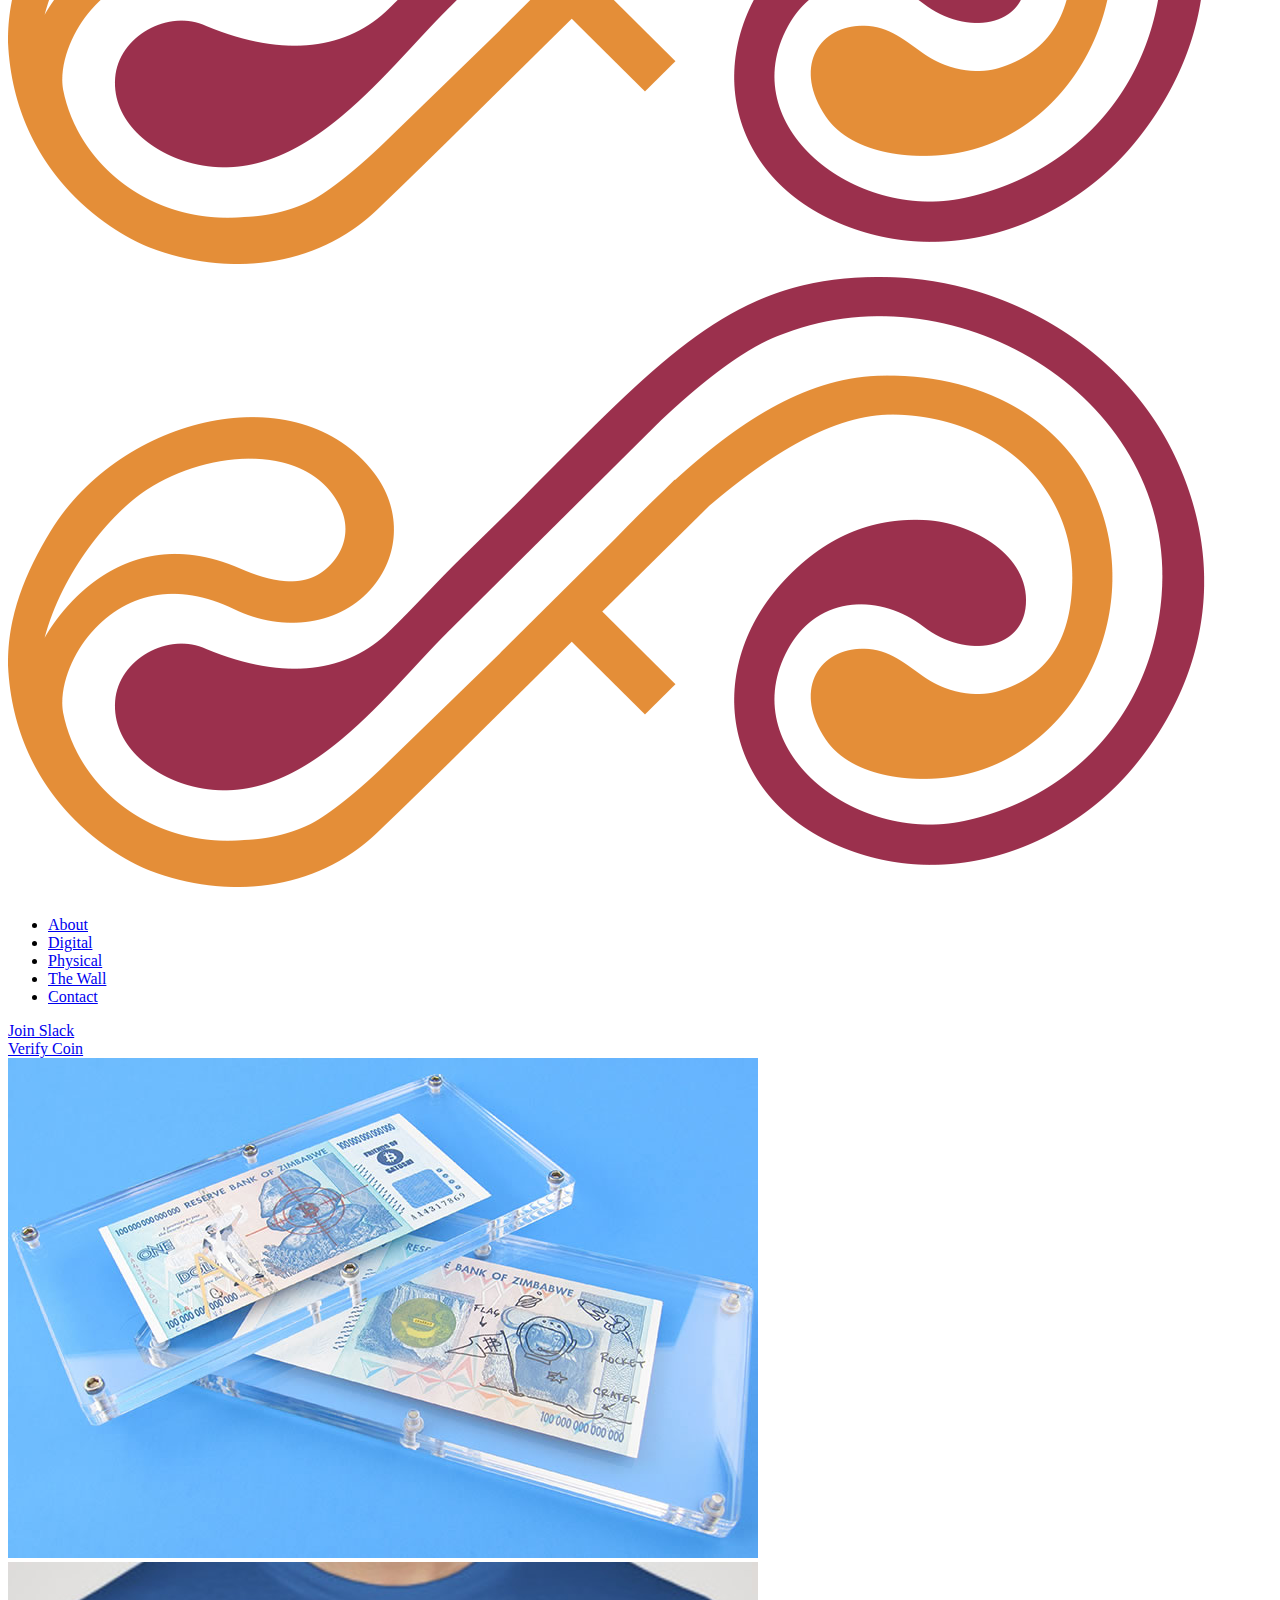
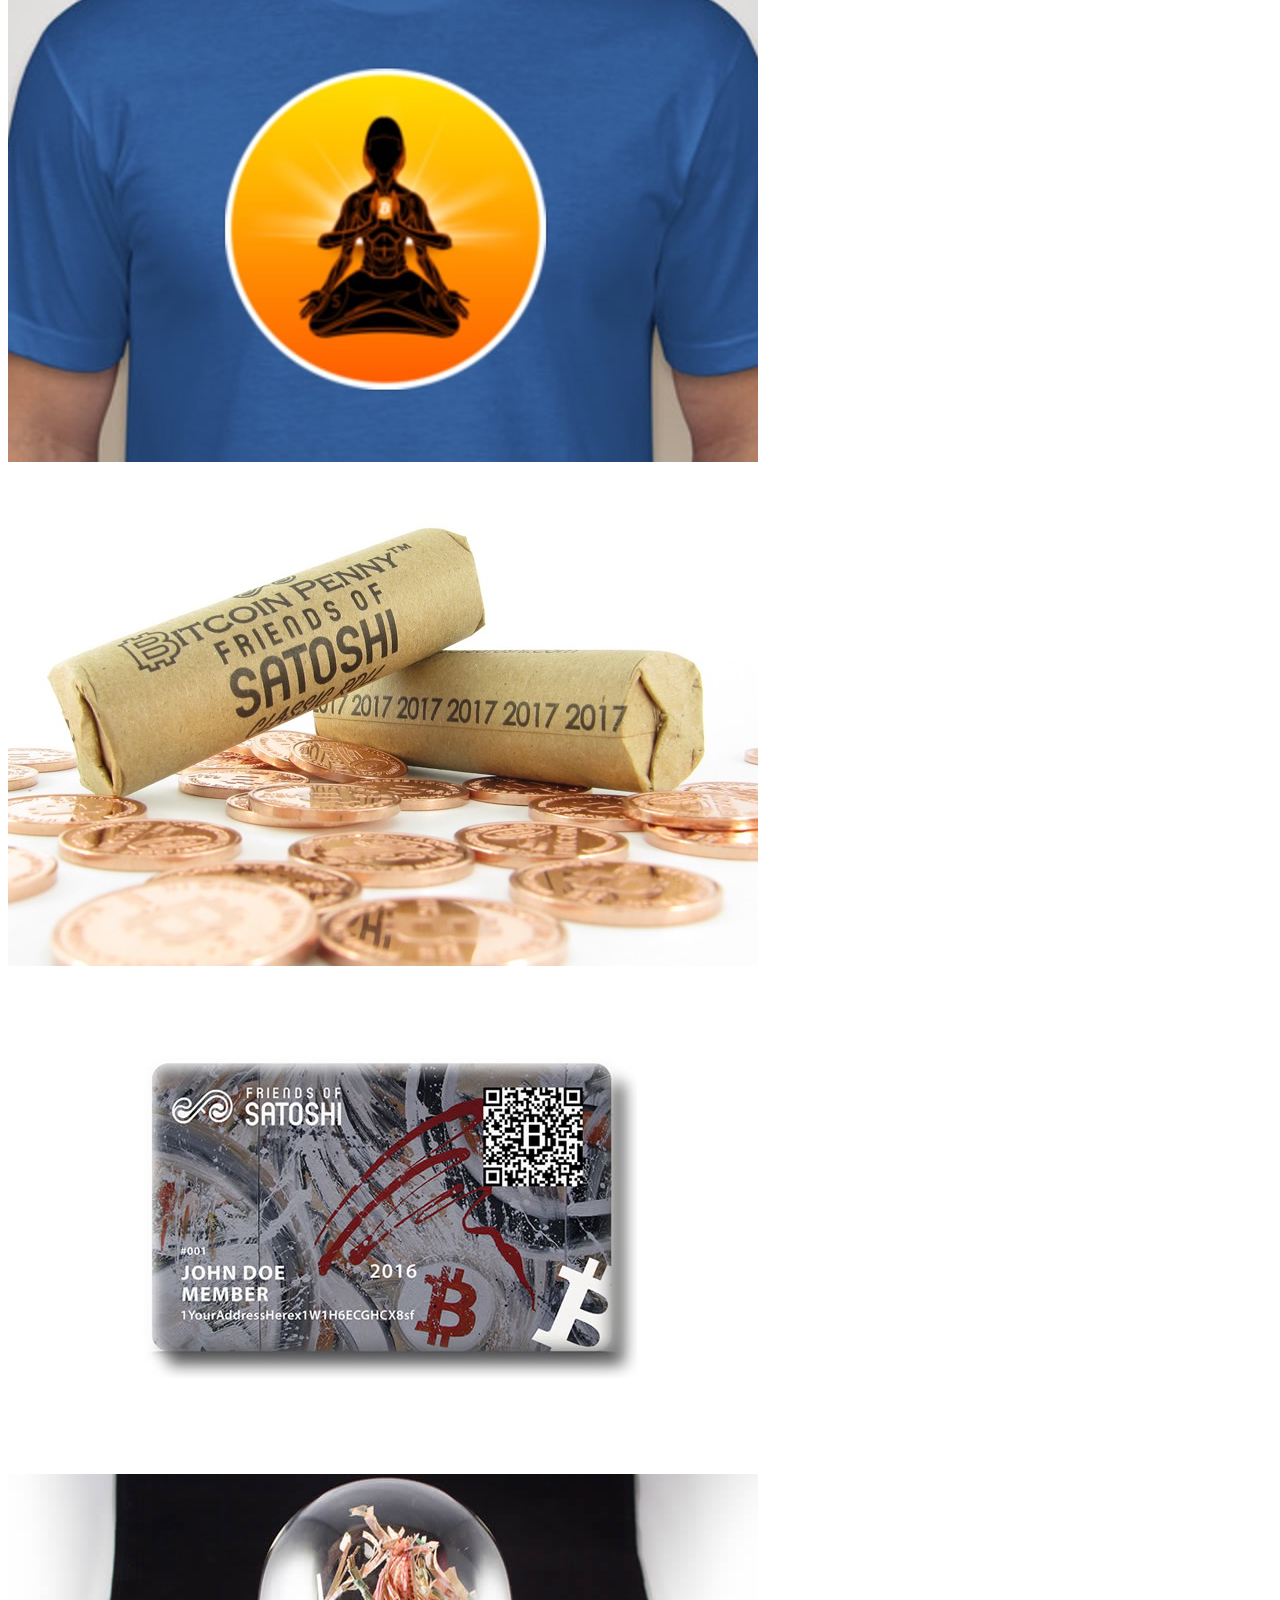
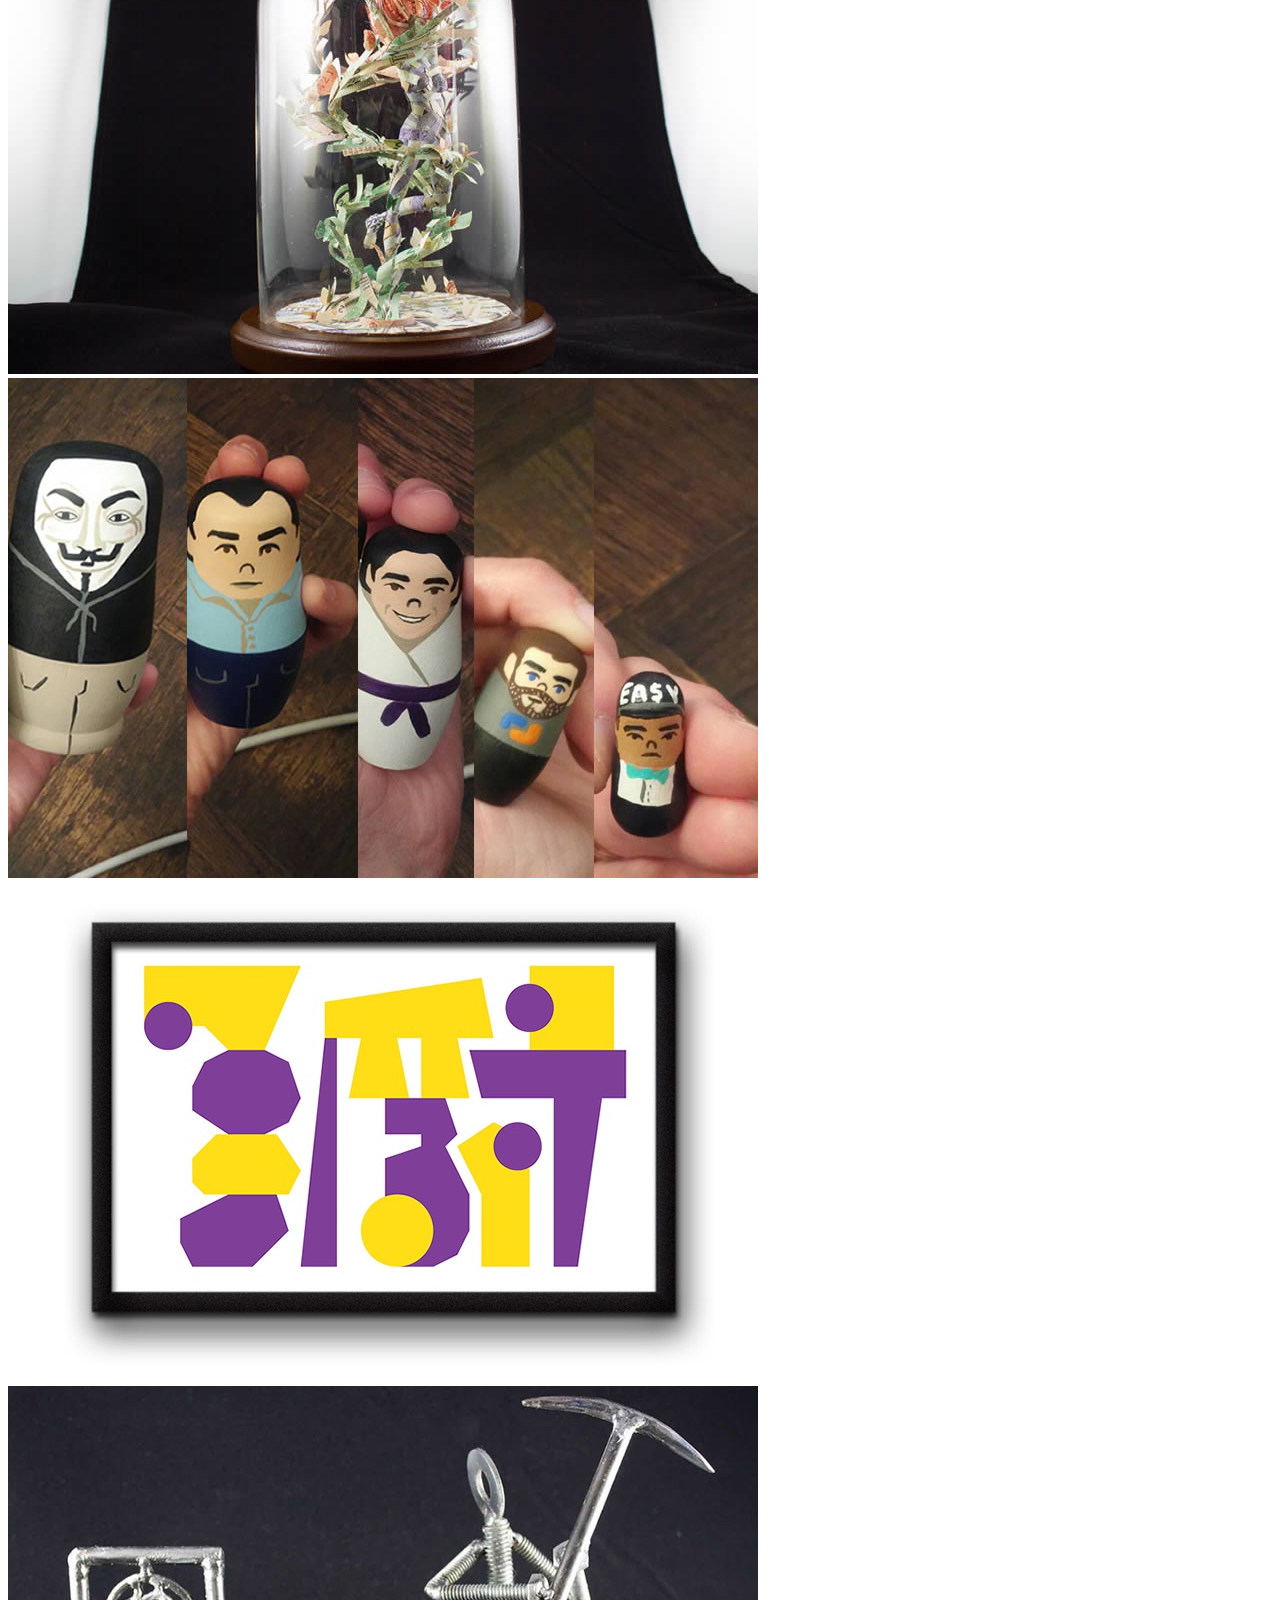
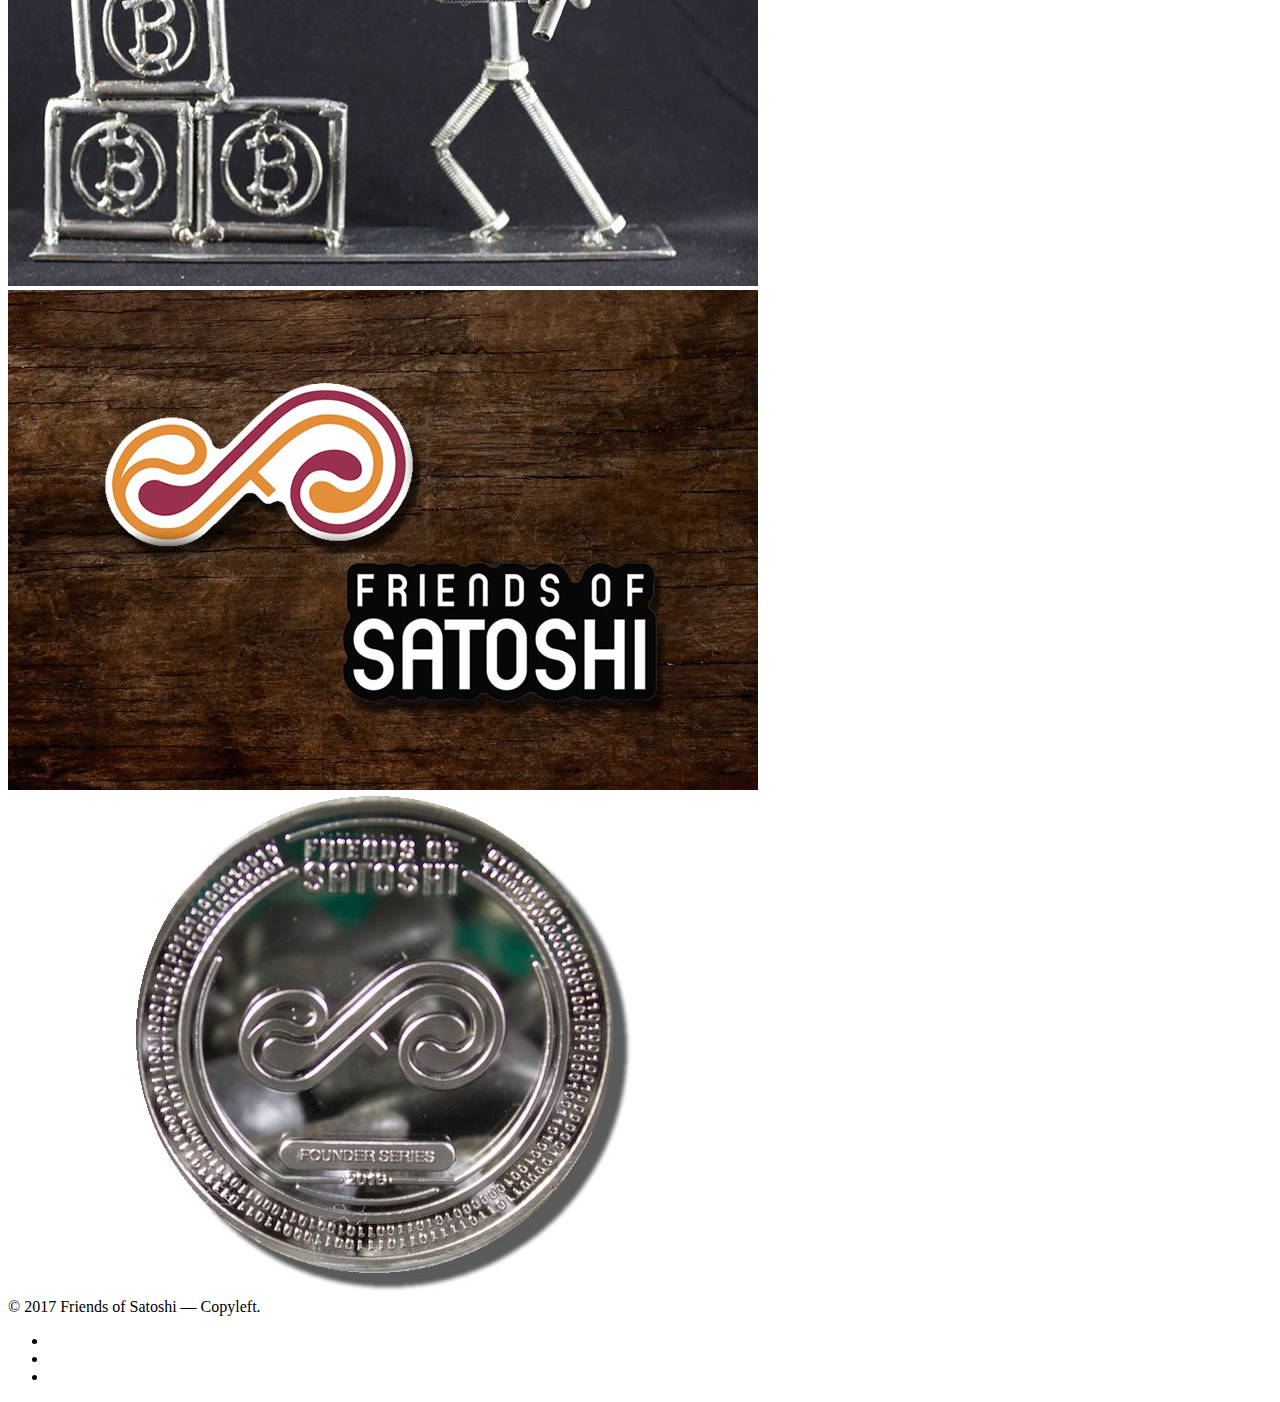
<file: physical.html>
<!doctype html>
<html lang="en">
    <head>
        <meta charset="utf-8">
        <title>Friends of Satoshi | Physical</title>
        <meta name="description" content="View the latest Friends of Satoshi Physical projects." />
        <meta name="viewport" content="width=device-width, initial-scale=1.0">
        <link href="css/physical.combined.css" rel="stylesheet" type="text/css" media="all" />
        <link href="https://fonts.googleapis.com/css?family=Open+Sans:200,300,400,400i,500,600,700" rel="stylesheet">

    </head>
    <body data-smooth-scroll-offset="77">
        <div class="nav-container">
            <div class="via-1500407324084" via="via-1500407324084" vio="Home Nav">
                <div class="bar bar--sm visible-xs">
                    <div class="container">
                        <div class="row">
                            <div class="col-xs-3 col-sm-2">
                                <a href="https://www.friendsofsatoshi.com"> <img class="logo logo-dark" alt="logo" src="img/fos-icon.png"> <img class="logo logo-light" alt="logo" src="img/fos-icon.png"> </a>
                            </div>
                            <div class="col-xs-9 col-sm-10 text-right">
                                <a href="#" class="hamburger-toggle" data-toggle-class="#menu2;hidden-xs hidden-sm"> <i class="icon icon--sm stack-interface stack-menu"></i> </a>
                            </div>
                        </div>
                    </div>
                </div>
                <nav id="menu2" class="bar bar-2 hidden-xs">
                    <div class="container">
                        <div class="row">
                            <div class="col-md-2 text-center text-left-sm hidden-xs col-md-push-5">
                                <div class="bar__module">
                                    <a href="https://www.friendsofsatoshi.com" target="_self"> <img class="logo logo-dark" alt="logo" src="img/fos-icon.png"> <img class="logo logo-light" alt="logo" src="img/fos-icon.png"> </a>
                                </div>
                            </div>
                            <div class="col-md-5 col-md-pull-2">
                                <div class="bar__module">
                                    <ul class="menu-horizontal text-left">
                                        <li> <a href="about" target="_self">
                                        About</a> </li>
                                        <li> <a href="digital" target="_self">
                                        Digital</a> </li>
                                        <li> <a href="physical" target="_self">
                                        Physical</a> </li>
                                        <li> <a href="wall" target="_self">The Wall</a> </li>
                                        <li> <a href="contact" target="_self">
                                        Contact</a> </li>
                                    </ul>
                                </div>
                            </div>
                            <div class="col-md-5 text-right text-left-xs text-left-sm">
                                <div class="bar__module">
                                    <a class="btn btn--sm type--uppercase" href="slack" target="_self"> <span class="btn__text">
                                    Join Slack<br></span> </a>
                                    <a class="btn btn--sm type--uppercase" href="verify" target="_self"> <span class="btn__text">
                                    Verify Coin<br></span> </a>
                                </div>
                            </div>
                        </div>
                    </div>
                </nav>
            </div>
        </div>
        <div class="main-container">
            <section class="bg--dark space--lg">
                <div class="container">
                    <div class="row">
                        <div class="masonry">
                            <div class="masonry__container masonry--active">
                                <div class="masonry__item col-md-4 col-xs-6" data-masonry-filter="Physical">
                                    <a href="img/physical/zimnote.jpg" data-lightbox="Gallery 1"> <img alt="ZimNote" src="img/physical/zimnote.jpg"> </a>
                                </div>
                                <div class="masonry__item col-md-4 col-xs-6" data-masonry-filter="Physical">
                                    <a href="img/physical/shirt.jpg" data-lightbox="Gallery 1"> <img alt="Satoshi Shirt" src="img/physical/shirt.jpg"> </a>
                                </div>
                                <div class="masonry__item col-md-4 col-xs-6" data-masonry-filter="Physical">
                                    <a href="img/physical/bitcoinpenny.jpg" data-lightbox="Gallery 1"> <img alt="Bitcoin Penny x FOS" src="img/physical/bitcoinpenny.jpg"> </a>
                                </div>
                                <div class="masonry__item col-md-4 col-xs-6" data-masonry-filter="Physical">
                                    <a href="img/physical/fos-card.jpg" data-lightbox="Gallery 1"> <img alt="Membership Card" src="img/physical/fos-card.jpg"> </a>
                                </div>
                                <div class="masonry__item col-md-4 col-xs-6" data-masonry-filter="Physical">
                                    <a href="img/physical/spirit-full.jpg" data-lightbox="Gallery 1"> <img alt="Sculpture" src="img/physical/spirit-full.jpg"> </a>
                                </div>
                                <div class="masonry__item col-md-4 col-xs-6" data-masonry-filter="Physical">
                                    <a href="img/physical/nestingdolls.jpg" data-lightbox="Gallery 1"> <img alt="Nesting Dolls" src="img/physical/nestingdolls.jpg"> </a>
                                </div>
                                <div class="masonry__item col-md-4 col-xs-6" data-masonry-filter="Physical">
                                    <a href="img/physical/mushbuh.jpg" data-lightbox="Gallery 1"> <img alt="Poster" src="img/physical/mushbuh.jpg"> </a>
                                </div>
                                <div class="masonry__item col-md-4 col-xs-6" data-masonry-filter="Physical">
                                    <a href="img/physical/miner-sculpture.jpg" data-lightbox="Gallery 1"> <img alt="Miner Sculpture" src="img/physical/miner-sculpture.jpg"> </a>
                                </div>
                                <div class="masonry__item col-md-4 col-xs-6" data-masonry-filter="Physical">
                                    <a href="img/physical/fos-stickers.jpg" data-lightbox="Gallery 1"> <img alt="Stickers" src="img/physical/fos-stickers.jpg"> </a>
                                </div>
                                <div class="masonry__item col-md-4 col-xs-6" data-masonry-filter="Physical">
                                    <a href="img/physical/fos-coin.jpg" data-lightbox="Gallery 1"> <img alt="Original Coin" src="img/physical/fos-coin.jpg"> </a>
                                </div>
                            </div>
                        </div>
                    </div>
                </div>
            </section>
            <footer class="footer-7 text-center-xs">
                <div class="container">
                    <div class="row">
                        <div class="col-sm-6"> <span class="type--fine-print">© <span class="update-year">2017</span> Friends of Satoshi — Copyleft.</span>
                        </div>
                        <div class="col-sm-6 text-right text-center-xs">
                            <ul class="social-list list-inline">
                                <li><a href="https://www.youtube.com/channel/UCD_a4hqRUzIvtUv30QXYX5Q" target="_self"><i class="socicon icon socicon-youtube icon--xs"></i></a></li>
                                <li><a href="https://www.twitter.com/friendofsatoshi" target="_self"><i class="socicon socicon-twitter icon icon--xs"></i></a></li>
                                <li><a href="https://www.reddit.com/u/friendsofsatoshi" target="_self"><i class="socicon icon socicon-reddit icon--xs"></i></a></li>
                            </ul>
                        </div>
                    </div>
                </div>
            </footer>
        </div>
        <script src="js/physical.combined.js"></script>
        <script>
            (function(i,s,o,g,r,a,m){i['GoogleAnalyticsObject']=r;i[r]=i[r]||function(){ (i[r].q=i[r].q||[]).push(arguments)},i[r].l=1*new Date();a=s.createElement(o), m=s.getElementsByTagName(o)[0];a.async=1;a.src=g;m.parentNode.insertBefore(a,m) })(window,document,'script','https://www.google-analytics.com/analytics.js','ga'); ga('create', 'UA-85347747-1', 'auto'); ga('send', 'pageview');
        </script>

    </body>

</html>
</file>
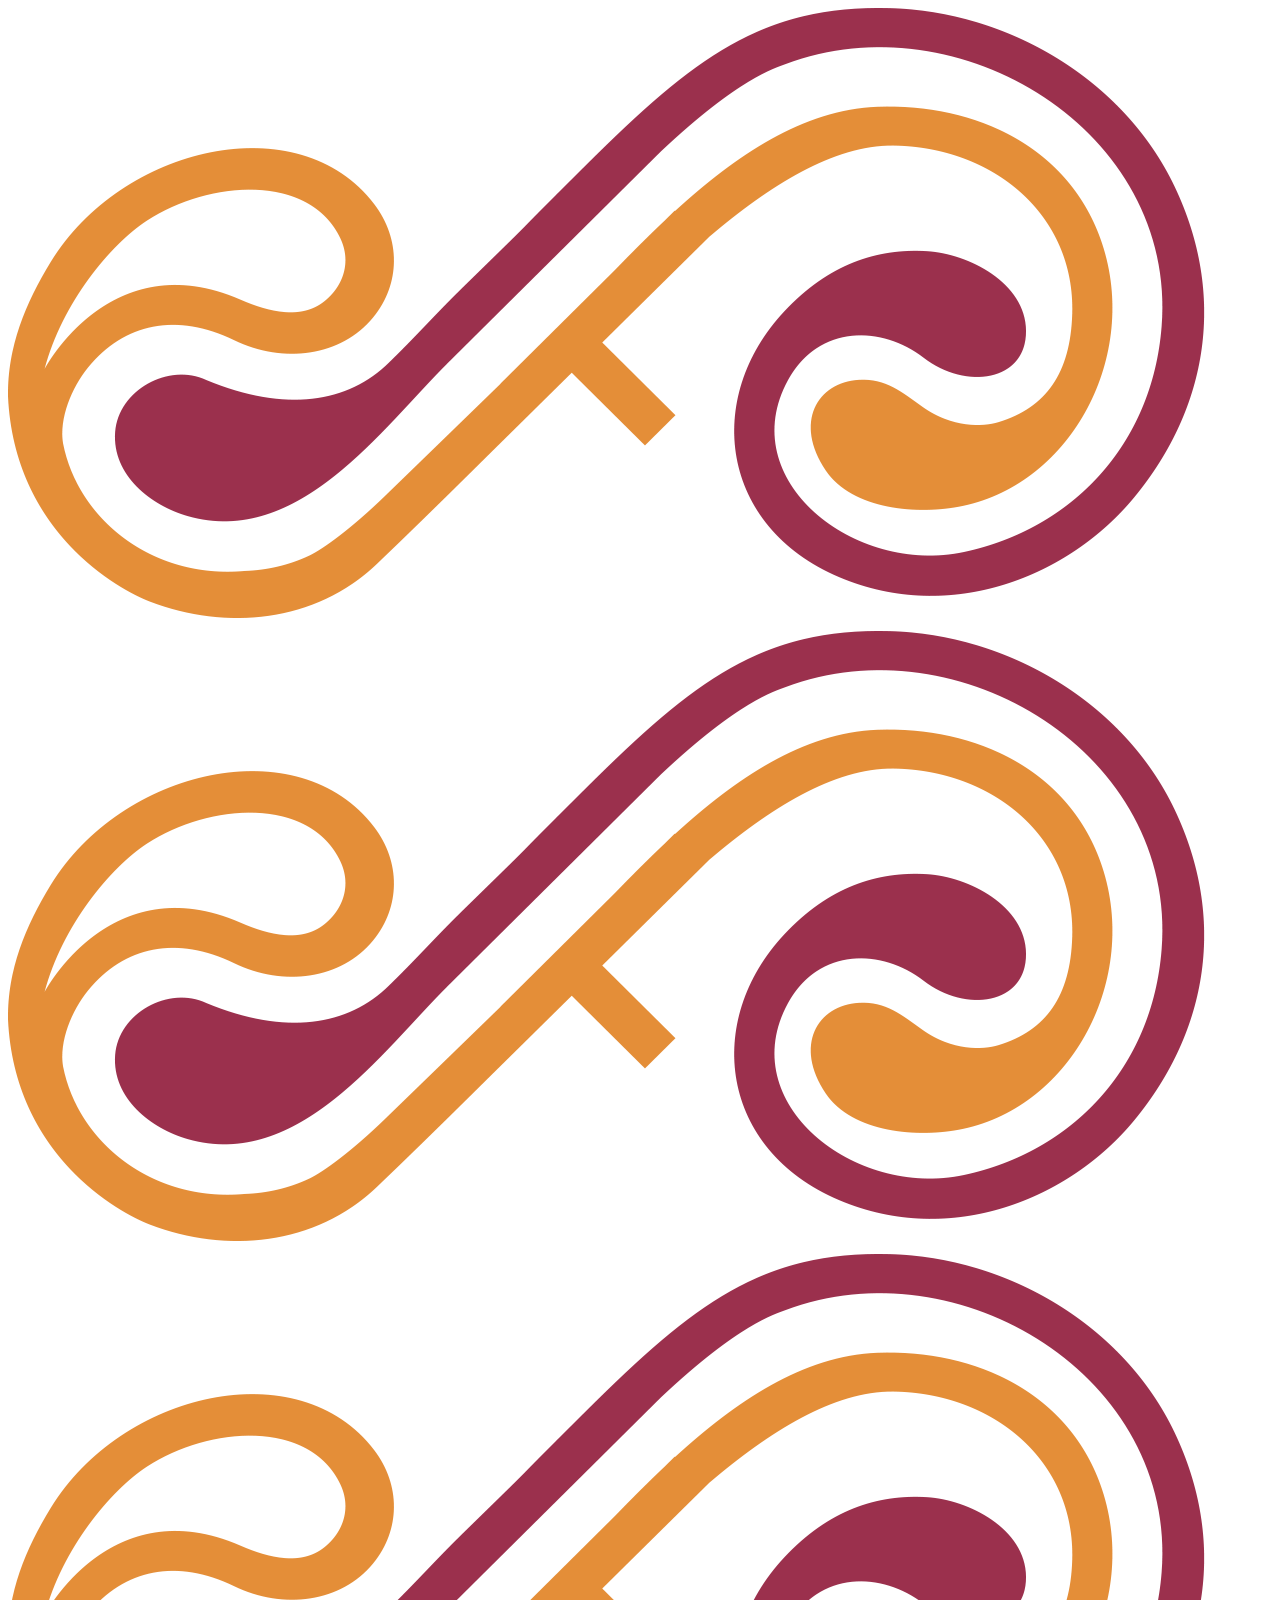
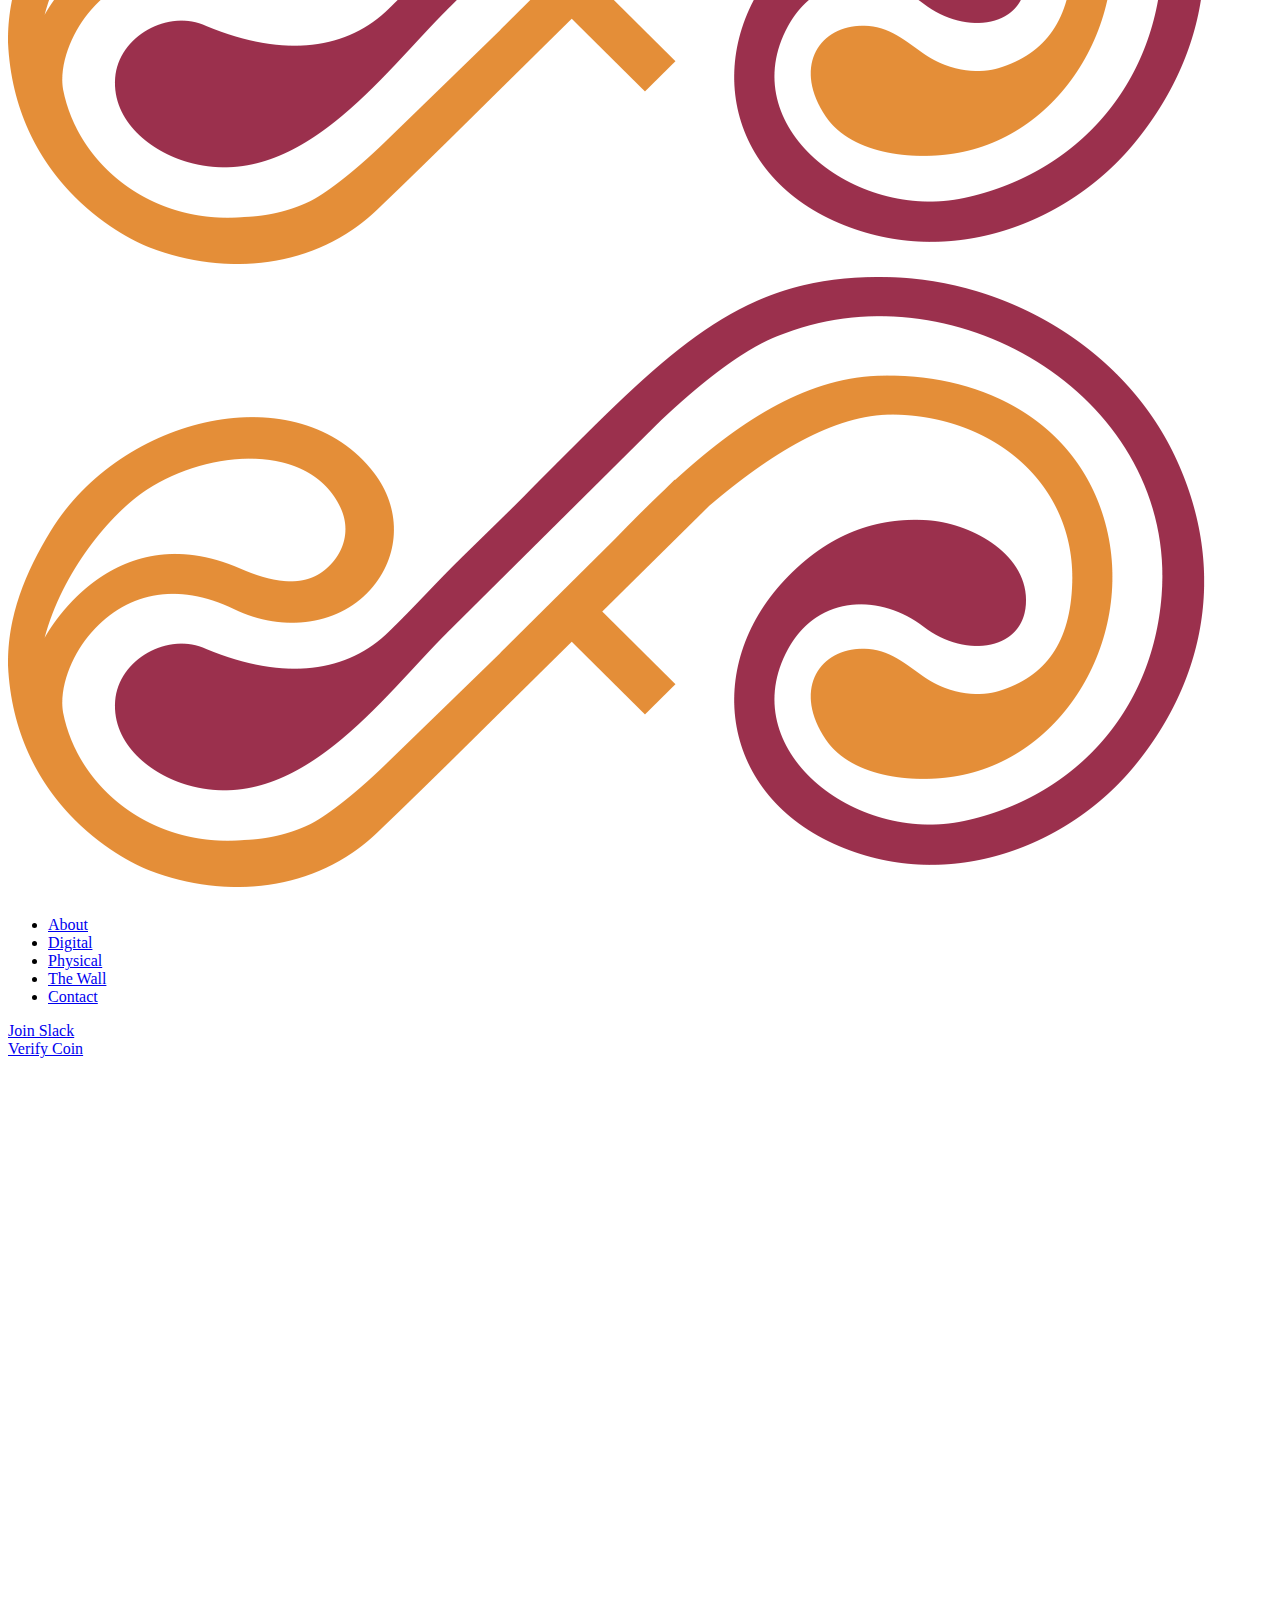
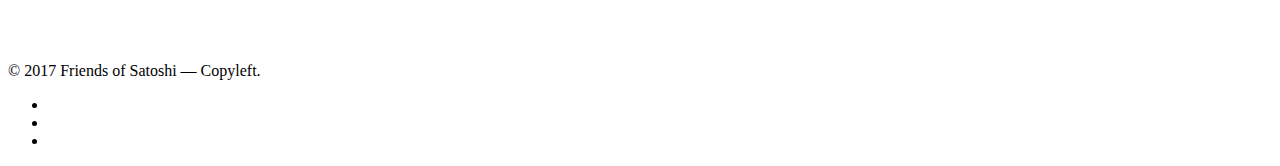
<file: wall.html>
<!doctype html>
<html lang="en">
    <head>
        <meta charset="utf-8">
        <title>Friends of Satoshi | The Wall</title>
        <meta name="description" content="A thank you to our supporters and contributors." />
        <meta name="viewport" content="width=device-width, initial-scale=1.0">
        <link href="css/wall.combined.css" rel="stylesheet" type="text/css" media="all" />
        <link href="https://fonts.googleapis.com/css?family=Open+Sans:200,300,400,400i,500,600,700" rel="stylesheet">
        
 
    </head>
    <body data-smooth-scroll-offset="77">
        <div class="nav-container">
            <div class="via-1500407324084" via="via-1500407324084" vio="Home Nav">
                <div class="bar bar--sm visible-xs">
                    <div class="container">
                        <div class="row">
                            <div class="col-xs-3 col-sm-2">
                                <a href="https://www.friendsofsatoshi.com"> <img class="logo logo-dark" alt="logo" src="img/fos-icon.png"> <img class="logo logo-light" alt="logo" src="img/fos-icon.png"> </a>
                            </div>
                            <div class="col-xs-9 col-sm-10 text-right">
                                <a href="#" class="hamburger-toggle" data-toggle-class="#menu2;hidden-xs hidden-sm"> <i class="icon icon--sm stack-interface stack-menu"></i> </a>
                            </div>
                        </div>
                    </div>
                </div>
                <nav id="menu2" class="bar bar-2 hidden-xs">
                    <div class="container">
                        <div class="row">
                            <div class="col-md-2 text-center text-left-sm hidden-xs col-md-push-5">
                                <div class="bar__module">
                                    <a href="https://www.friendsofsatoshi.com" target="_self"> <img class="logo logo-dark" alt="logo" src="img/fos-icon.png"> <img class="logo logo-light" alt="logo" src="img/fos-icon.png"> </a>
                                </div>
                            </div>
                            <div class="col-md-5 col-md-pull-2">
                                <div class="bar__module">
                                    <ul class="menu-horizontal text-left">
                                        <li> <a href="about" target="_self">
                                        About</a> </li>
                                        <li> <a href="digital" target="_self">
                                        Digital</a> </li>
                                        <li> <a href="physical" target="_self">
                                        Physical</a> </li>
                                        <li> <a href="wall" target="_self">The Wall</a> </li>
                                        <li> <a href="contact" target="_self">
                                        Contact</a> </li>
                                    </ul>
                                </div>
                            </div>
                            <div class="col-md-5 text-right text-left-xs text-left-sm">
                                <div class="bar__module">
                                    <a class="btn btn--sm type--uppercase" href="slack" target="_self"> <span class="btn__text">
                                    Join Slack<br></span> </a>
                                    <a class="btn btn--sm type--uppercase" href="verify" target="_self"> <span class="btn__text">
                                    Verify Coin<br></span> </a>
                                </div>
                            </div>
                        </div>
                    </div>
                </nav>
            </div>
        </div>
        <div class="main-container">
           
            <section class="space--auto bg--dark">
                <div class="container">
                 
                        
                       
							<marquee  height="600px" onMouseOver="this.scrollAmount=2" onMouseOut="this.scrollAmount=2" scrollamount="2" direction="up" loop="true">
							<center>
								<font color="#ffffff" size="+10">A SPECIAL THANKS TO</font><p></p>
								<font color="#ffffff" size="+1">TOTHEMOONSANDS</font><p> </p>
								<font color="#ffffff" size="+1">MINERJONES</font><p></p>
								<font color="#ffffff" size="+1">CRYPTOHEADD</font><p></p>
								<font color="#ffffff" size="+1">MITCHELL</font><p></p>
								<font color="#ffffff" size="+1">VIZIQUE</font><p></p>
								<font color="#ffffff" size="+1">BITHALO</font><p></p>
								<font color="#ffffff" size="+1">CHRONICSKY</font><p></p>
								<font color="#ffffff" size="+1">DIGICOINUSER</font><p></p>
								<font color="#ffffff" size="+1">POLOHERB</font><p></p>
								<font color="#ffffff" size="+1">IRONMARVEL2</font><p></p>
								<font color="#ffffff" size="+1">A-10</font><p></p>
								<font color="#ffffff" size="+1">CRYPTO IMPERATOR</font><p></p>
								<font color="#ffffff" size="+1">RAWLZSEC</font><p></p>
								<font color="#ffffff" size="+1">PROOF OF BEATS</font><p></p>
								<font color="#ffffff" size="+1">GREENPLASTIC</font><p></p>
								<font color="#ffffff" size="+1">MINDTRIP</font><p></p>
								<font color="#ffffff" size="+1">MUSHBUH</font><p></p>
								<font color="#ffffff" size="+1">ZOEL</font><p></p>
								<font color="#ffffff" size="+1">TEEGUMES</font><p></p>
								<font color="#ffffff" size="+1">HHAMPUZ</font><p></p>
								<font color="#ffffff" size="+1">LUTPIN</font><p></p>
								<font color="#ffffff" size="+1">MIKE</font><p></p>
								<font color="#ffffff" size="+1">HENDI</font><p></p>
								<font color="#ffffff" size="+1">KURT</font><p></p>
								<font color="#ffffff" size="+1">JOSEPHDD1</font><p></p>
								<font color="#ffffff" size="+1">THE BITCOIN PENNY CO.</font><p></p>
								<font color="#ffffff" size="+1">BRANDUARDI</font><p></p>
								<font color="#ffffff" size="+1">ZEKOROGER</font><p></p>
								<font color="#ffffff" size="+1">DARKJON</font><p></p>
								
							</center>
							</marquee>

                   
                </div>
            </section>
            <footer class="footer-7 text-center-xs">
                <div class="container">
                    <div class="row">
                        <div class="col-sm-6"> <span class="type--fine-print">© <span class="update-year">2017</span> Friends of Satoshi — Copyleft.</span>
                        </div>
                        <div class="col-sm-6 text-right text-center-xs">
                            <ul class="social-list list-inline">
                                <li><a href="https://www.youtube.com/channel/UCD_a4hqRUzIvtUv30QXYX5Q" target="_self"><i class="socicon icon socicon-youtube icon--xs"></i></a></li>
                                <li><a href="https://www.twitter.com/friendofsatoshi" target="_self"><i class="socicon socicon-twitter icon icon--xs"></i></a></li>
                                <li><a href="https://www.reddit.com/u/friendsofsatoshi" target="_self"><i class="socicon icon socicon-reddit icon--xs"></i></a></li>
                            </ul>
                        </div>
                    </div>
                </div>
            </footer>
        </div>
        
        <script src="js/wall.combined.js"></script>
        <script>
            (function(i,s,o,g,r,a,m){i['GoogleAnalyticsObject']=r;i[r]=i[r]||function(){ (i[r].q=i[r].q||[]).push(arguments)},i[r].l=1*new Date();a=s.createElement(o), m=s.getElementsByTagName(o)[0];a.async=1;a.src=g;m.parentNode.insertBefore(a,m) })(window,document,'script','https://www.google-analytics.com/analytics.js','ga'); ga('create', 'UA-85347747-1', 'auto'); ga('send', 'pageview');
        </script>

    </body>

</html>
</file>
<file: css/home.combined.css>
<!--#include file="stack-interface.css" -->
<!--#include file="socicon.css" -->
<!--#include file="bootstrap.css" -->
<!--#include file="theme.css" -->
<!--#include file="custom.css" -->
<!--#include file="flickity.css" -->
<!--#include file="iconsmind.css" -->
</file>
<file: css/about.combined.css>
<!--#include file="stack-interface.css" -->
<!--#include file="socicon.css" -->
<!--#include file="bootstrap.css" -->
<!--#include file="theme-tangerine.css" -->
<!--#include file="custom.css" -->
</file>
<file: css/contact.combined.css>
<!--#include file="stack-interface.css" -->
<!--#include file="socicon.css" -->
<!--#include file="bootstrap.css" -->
<!--#include file="theme.css" -->
<!--#include file="custom.css" -->
</file>
<file: css/digital.combined.css>
<!--#include file="stack-interface.css" -->
<!--#include file="socicon.css" -->
<!--#include file="bootstrap.css" -->
<!--#include file="theme.css" -->
<!--#include file="custom.css" -->
</file>
<file: css/physical.combined.css>
<!--#include file="stack-interface.css" -->
<!--#include file="socicon.css" -->
<!--#include file="bootstrap.css" -->
<!--#include file="theme.css" -->
<!--#include file="custom.css" -->
<!--#include file="lightbox.min.css" -->
</file>
<file: css/wall.combined.css>
<!--#include file="stack-interface.css" -->
<!--#include file="socicon.css" -->
<!--#include file="bootstrap.css" -->
<!--#include file="theme-tangerine.css" -->
<!--#include file="custom.css" -->
</file>
